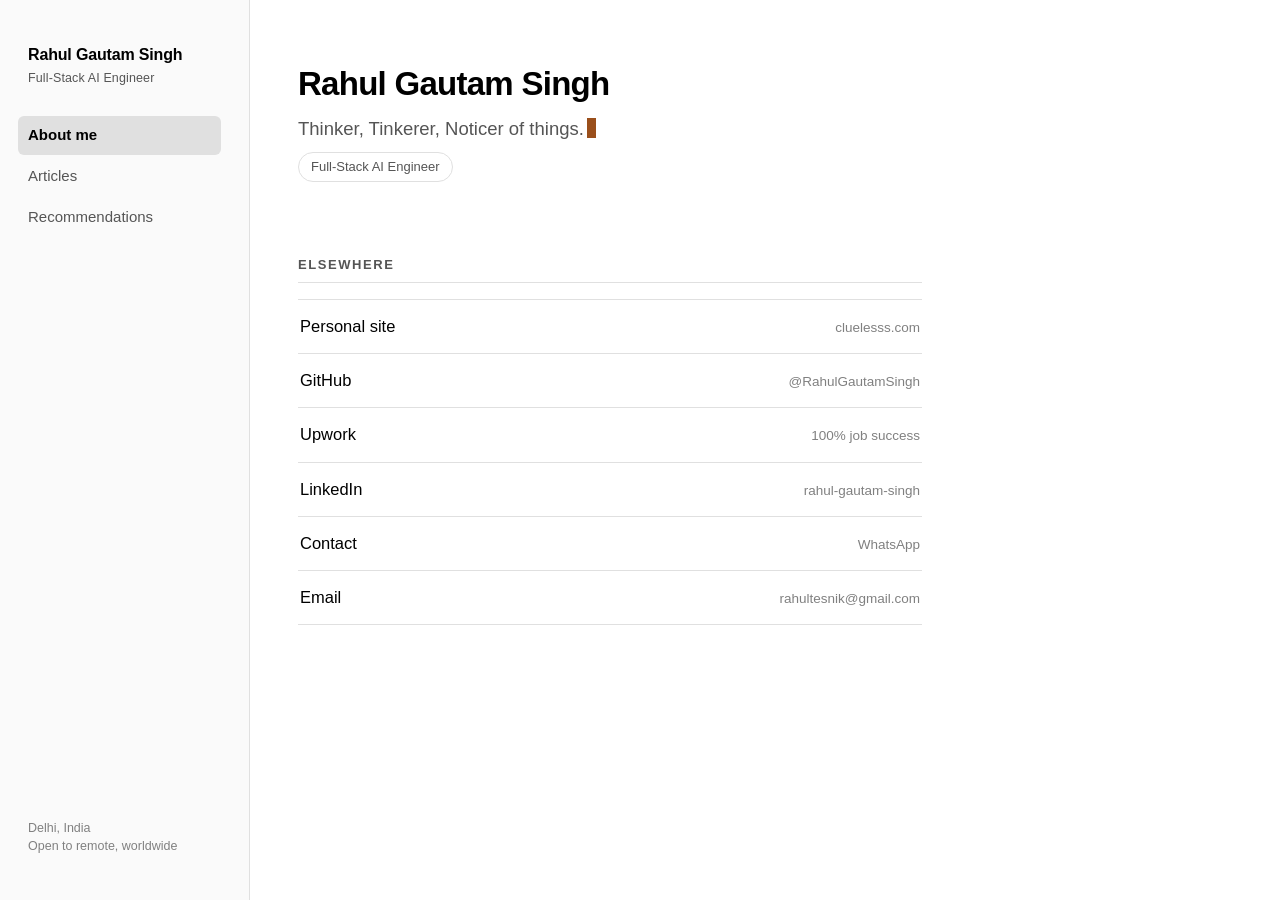
<file: index.html>
<!DOCTYPE html>
<html lang="en">
<head>
<meta charset="utf-8">
<meta name="viewport" content="width=device-width, initial-scale=1">
<title>Rahul Gautam Singh</title>
<meta name="description" content="Rahul Gautam Singh, Full-Stack AI Engineer. Thinker, tinkerer, noticer of things.">
<link rel="stylesheet" href="style.css">
<link rel="icon" href="/favicon.svg" type="image/svg+xml">
<link rel="mask-icon" href="/favicon.svg" color="#9a4f1b">
</head>
<body>
<div class="layout">

  <aside class="sidebar">
    <div class="brand">
      <a href="index.html">Rahul Gautam Singh</a>
      <small>Full-Stack AI Engineer</small>
    </div>
    <nav>
      <ul>
        <li><a href="index.html" aria-current="page">About me</a></li>
        <li><a href="articles.html">Articles</a></li>
        <li><a href="recommendations.html">Recommendations</a></li>
      </ul>
    </nav>
    <footer>Delhi, India<br>Open to remote, worldwide</footer>
  </aside>

  <main>
    <div class="wrap">
      <h1>Rahul Gautam Singh</h1>
      <p class="lede">Thinker, Tinkerer, Noticer of things.<span class="cursor" aria-hidden="true"></span></p>
      <p class="role">Full-Stack AI Engineer</p>

      <h2>Elsewhere</h2>
      <ul class="links">
        <li>
          <a href="https://www.cluelesss.com/">
            <span class="what">Personal site</span>
            <span class="where">cluelesss.com</span>
          </a>
        </li>
        <li>
          <a href="https://github.com/RahulGautamSingh">
            <span class="what">GitHub</span>
            <span class="where">@RahulGautamSingh</span>
          </a>
        </li>
        <li>
          <a href="https://www.upwork.com/freelancers/rahuls406">
            <span class="what">Upwork</span>
            <span class="where">100% job success</span>
          </a>
        </li>
        <li>
          <a href="https://www.linkedin.com/in/rahul-gautam-singh-032574196/">
            <span class="what">LinkedIn</span>
            <span class="where">rahul-gautam-singh</span>
          </a>
        </li>
        <li>
          <a href="https://wa.me/917740966996">
            <span class="what">Contact</span>
            <span class="where">WhatsApp</span>
          </a>
        </li>
        <li>
          <a href="mailto:rahultesnik@gmail.com">
            <span class="what">Email</span>
            <span class="where">rahultesnik@gmail.com</span>
          </a>
        </li>
      </ul>
    </div>
  </main>

</div>
</body>
</html>
</file>
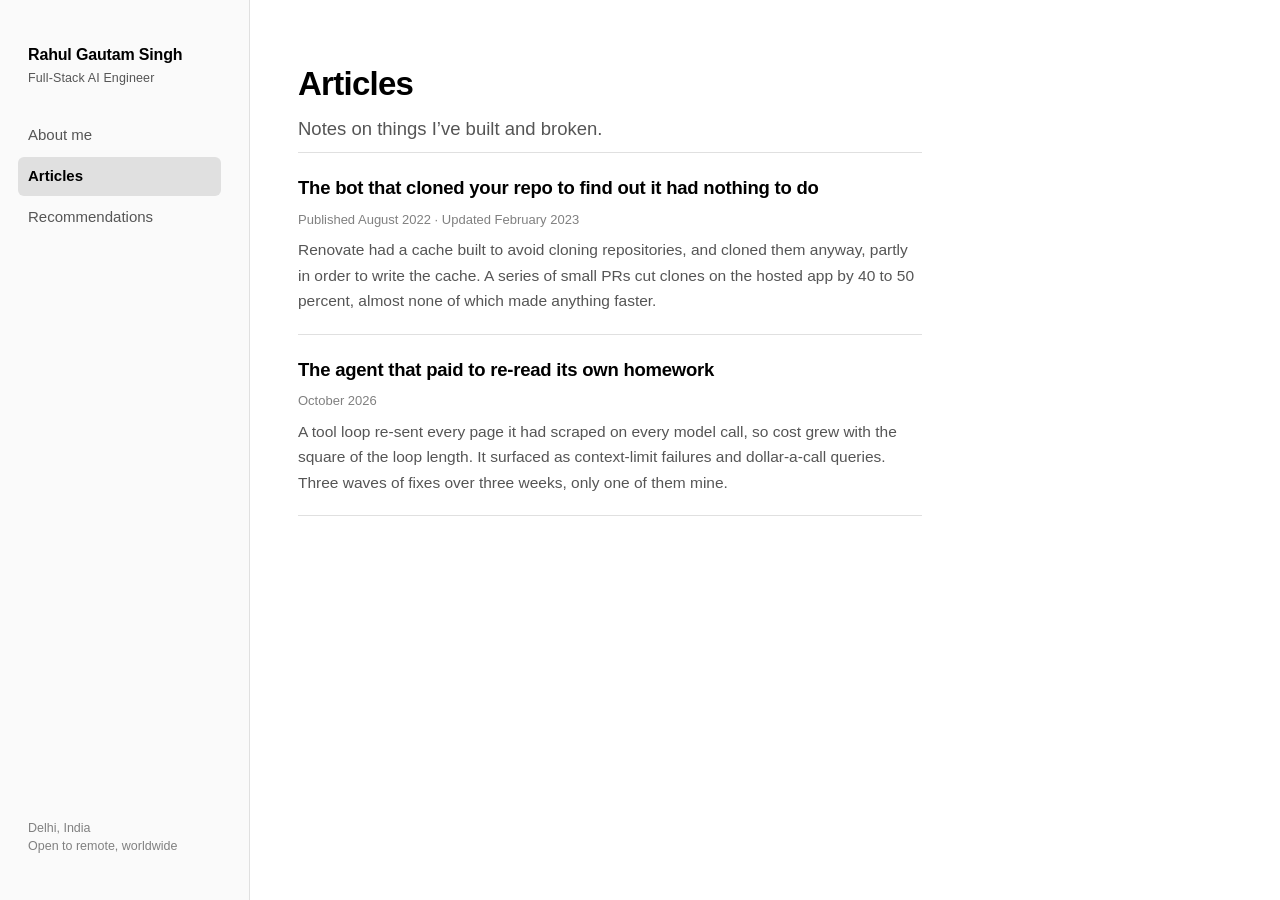
<file: articles.html>
<!DOCTYPE html>
<html lang="en">
<head>
<meta charset="utf-8">
<meta name="viewport" content="width=device-width, initial-scale=1">
<title>Articles | Rahul Gautam Singh</title>
<meta name="description" content="Engineering writing by Rahul Gautam Singh.">
<link rel="stylesheet" href="style.css">
<link rel="icon" href="/favicon.svg" type="image/svg+xml">
<link rel="mask-icon" href="/favicon.svg" color="#9a4f1b">
</head>
<body>
<div class="layout">

  <aside class="sidebar">
    <div class="brand">
      <a href="index.html">Rahul Gautam Singh</a>
      <small>Full-Stack AI Engineer</small>
    </div>
    <nav>
      <ul>
        <li><a href="index.html">About me</a></li>
        <li><a href="articles.html" aria-current="page">Articles</a></li>
        <li><a href="recommendations.html">Recommendations</a></li>
      </ul>
    </nav>
    <footer>Delhi, India<br>Open to remote, worldwide</footer>
  </aside>

  <main>
    <div class="wrap">
      <h1>Articles</h1>
      <p class="lede">Notes on things I&rsquo;ve built and broken.</p>

      <ul class="post-list">
        <li>
          <h3><a href="articles/renovate-clone-reduction.html">The bot that cloned your repo to find out it had nothing to do</a></h3>
          <div class="meta">Published August 2022 &middot; Updated February 2023</div>
          <p>Renovate had a cache built to avoid cloning repositories, and cloned them anyway,
          partly in order to write the cache. A series of small PRs cut clones on the hosted app
          by 40 to 50 percent, almost none of which made anything faster.</p>
        </li>
        <li>
          <h3><a href="articles/llm-inference-cost.html">The agent that paid to re-read its own homework</a></h3>
          <div class="meta">October 2026</div>
          <p>A tool loop re-sent every page it had scraped on every model call, so cost grew with the
          square of the loop length. It surfaced as context-limit failures and dollar-a-call queries.
          Three waves of fixes over three weeks, only one of them mine.</p>
        </li>
      </ul>
    </div>
  </main>

</div>
</body>
</html>
</file>
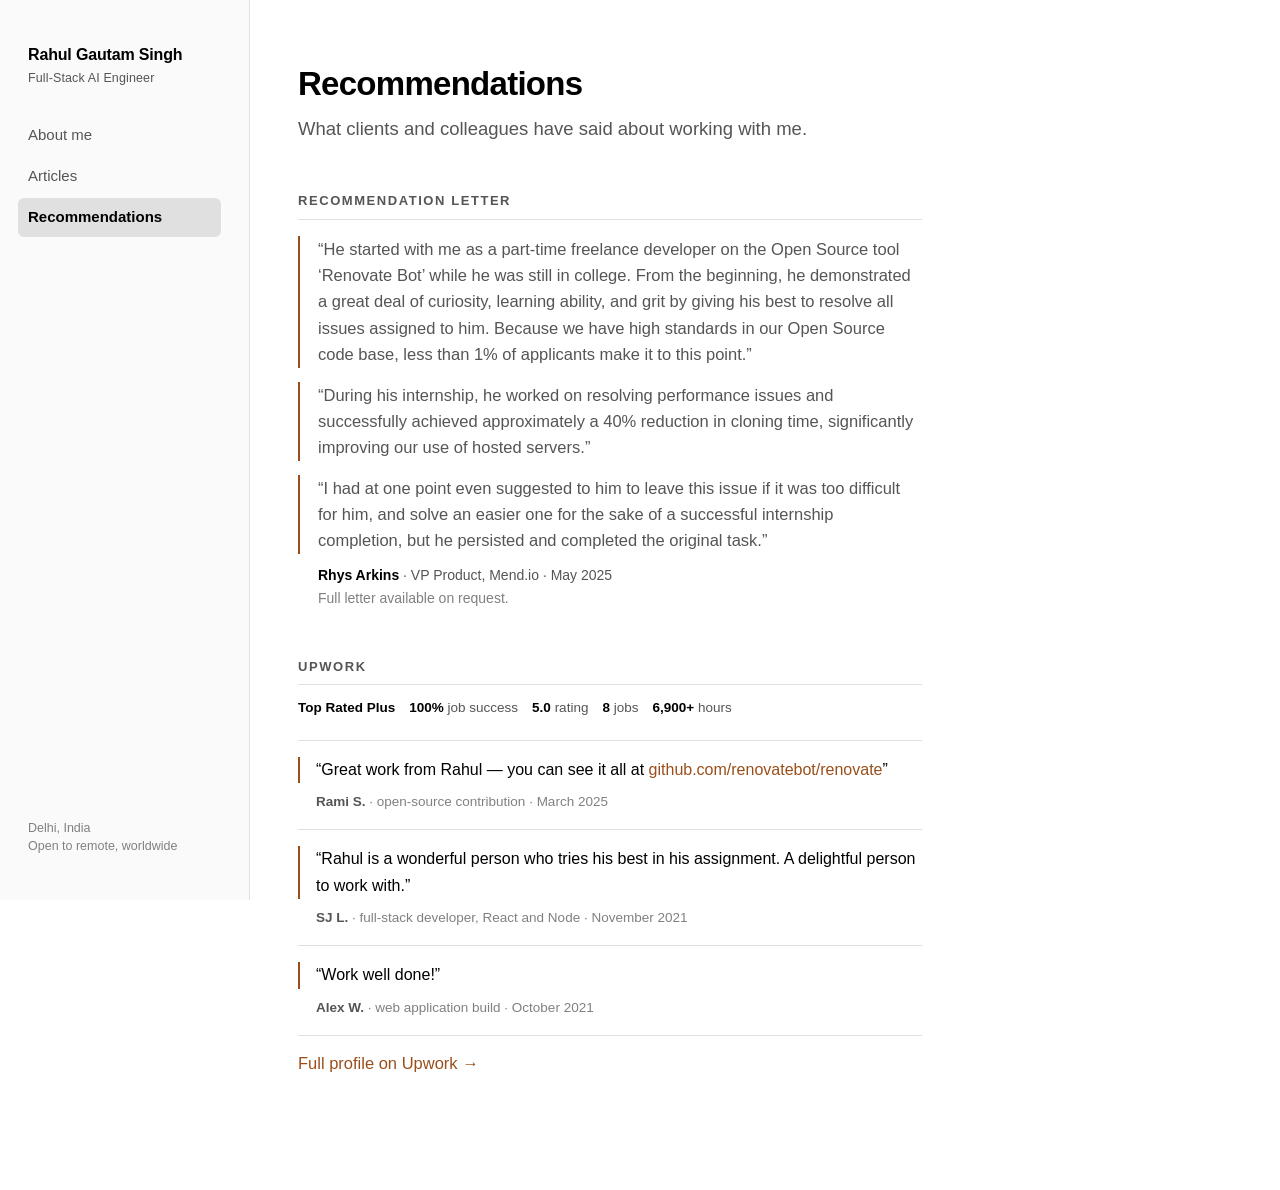
<file: recommendations.html>
<!DOCTYPE html>
<html lang="en">
<head>
<meta charset="utf-8">
<meta name="viewport" content="width=device-width, initial-scale=1">
<title>Recommendations | Rahul Gautam Singh</title>
<meta name="description" content="Client feedback and recommendations for Rahul Gautam Singh, Full-Stack AI Engineer.">
<link rel="stylesheet" href="style.css">
<link rel="icon" href="/favicon.svg" type="image/svg+xml">
<link rel="mask-icon" href="/favicon.svg" color="#9a4f1b">
</head>
<body>
<div class="layout">

  <aside class="sidebar">
    <div class="brand">
      <a href="index.html">Rahul Gautam Singh</a>
      <small>Full-Stack AI Engineer</small>
    </div>
    <nav>
      <ul>
        <li><a href="index.html">About me</a></li>
        <li><a href="articles.html">Articles</a></li>
        <li><a href="recommendations.html" aria-current="page">Recommendations</a></li>
      </ul>
    </nav>
    <footer>Delhi, India<br>Open to remote, worldwide</footer>
  </aside>

  <main>
    <div class="wrap">
      <h1>Recommendations</h1>
      <p class="lede">What clients and colleagues have said about working with me.</p>

      <h2>Recommendation letter</h2>
      <div class="letter">
        <blockquote>&ldquo;He started with me as a part-time freelance developer on the Open Source
          tool &lsquo;Renovate Bot&rsquo; while he was still in college. From the beginning, he
          demonstrated a great deal of curiosity, learning ability, and grit by giving his best to
          resolve all issues assigned to him. Because we have high standards in our Open Source code
          base, less than 1% of applicants make it to this point.&rdquo;</blockquote>
        <blockquote>&ldquo;During his internship, he worked on resolving performance issues and
          successfully achieved approximately a 40% reduction in cloning time, significantly improving
          our use of hosted servers.&rdquo;</blockquote>
        <blockquote>&ldquo;I had at one point even suggested to him to leave this issue if it was too
          difficult for him, and solve an easier one for the sake of a successful internship
          completion, but he persisted and completed the original task.&rdquo;</blockquote>
        <div class="who">
          <b>Rhys Arkins</b> &middot; VP Product, Mend.io &middot; May 2025<br>
          <span>Full letter available on request.</span>
        </div>
      </div>

      <h2>Upwork</h2>
      <div class="proof">
        <span><b>Top Rated Plus</b></span>
        <span><b>100%</b> job success</span>
        <span><b>5.0</b> rating</span>
        <span><b>8</b> jobs</span>
        <span><b>6,900+</b> hours</span>
      </div>
      <ul class="quotes">
        <li>
          <blockquote>&ldquo;Great work from Rahul &mdash; you can see it all at
            <a href="https://github.com/renovatebot/renovate">github.com/renovatebot/renovate</a>&rdquo;</blockquote>
          <div class="who"><b>Rami S.</b> &middot; open-source contribution &middot; March 2025</div>
        </li>
        <li>
          <blockquote>&ldquo;Rahul is a wonderful person who tries his best in his assignment.
            A delightful person to work with.&rdquo;</blockquote>
          <div class="who"><b>SJ L.</b> &middot; full-stack developer, React and Node &middot; November 2021</div>
        </li>
        <li>
          <blockquote>&ldquo;Work well done!&rdquo;</blockquote>
          <div class="who"><b>Alex W.</b> &middot; web application build &middot; October 2021</div>
        </li>
      </ul>
      <p class="meta" style="margin-top:14px">
        <a href="https://www.upwork.com/freelancers/rahuls406">Full profile on Upwork &rarr;</a>
      </p>
    </div>
  </main>

</div>
</body>
</html>
</file>
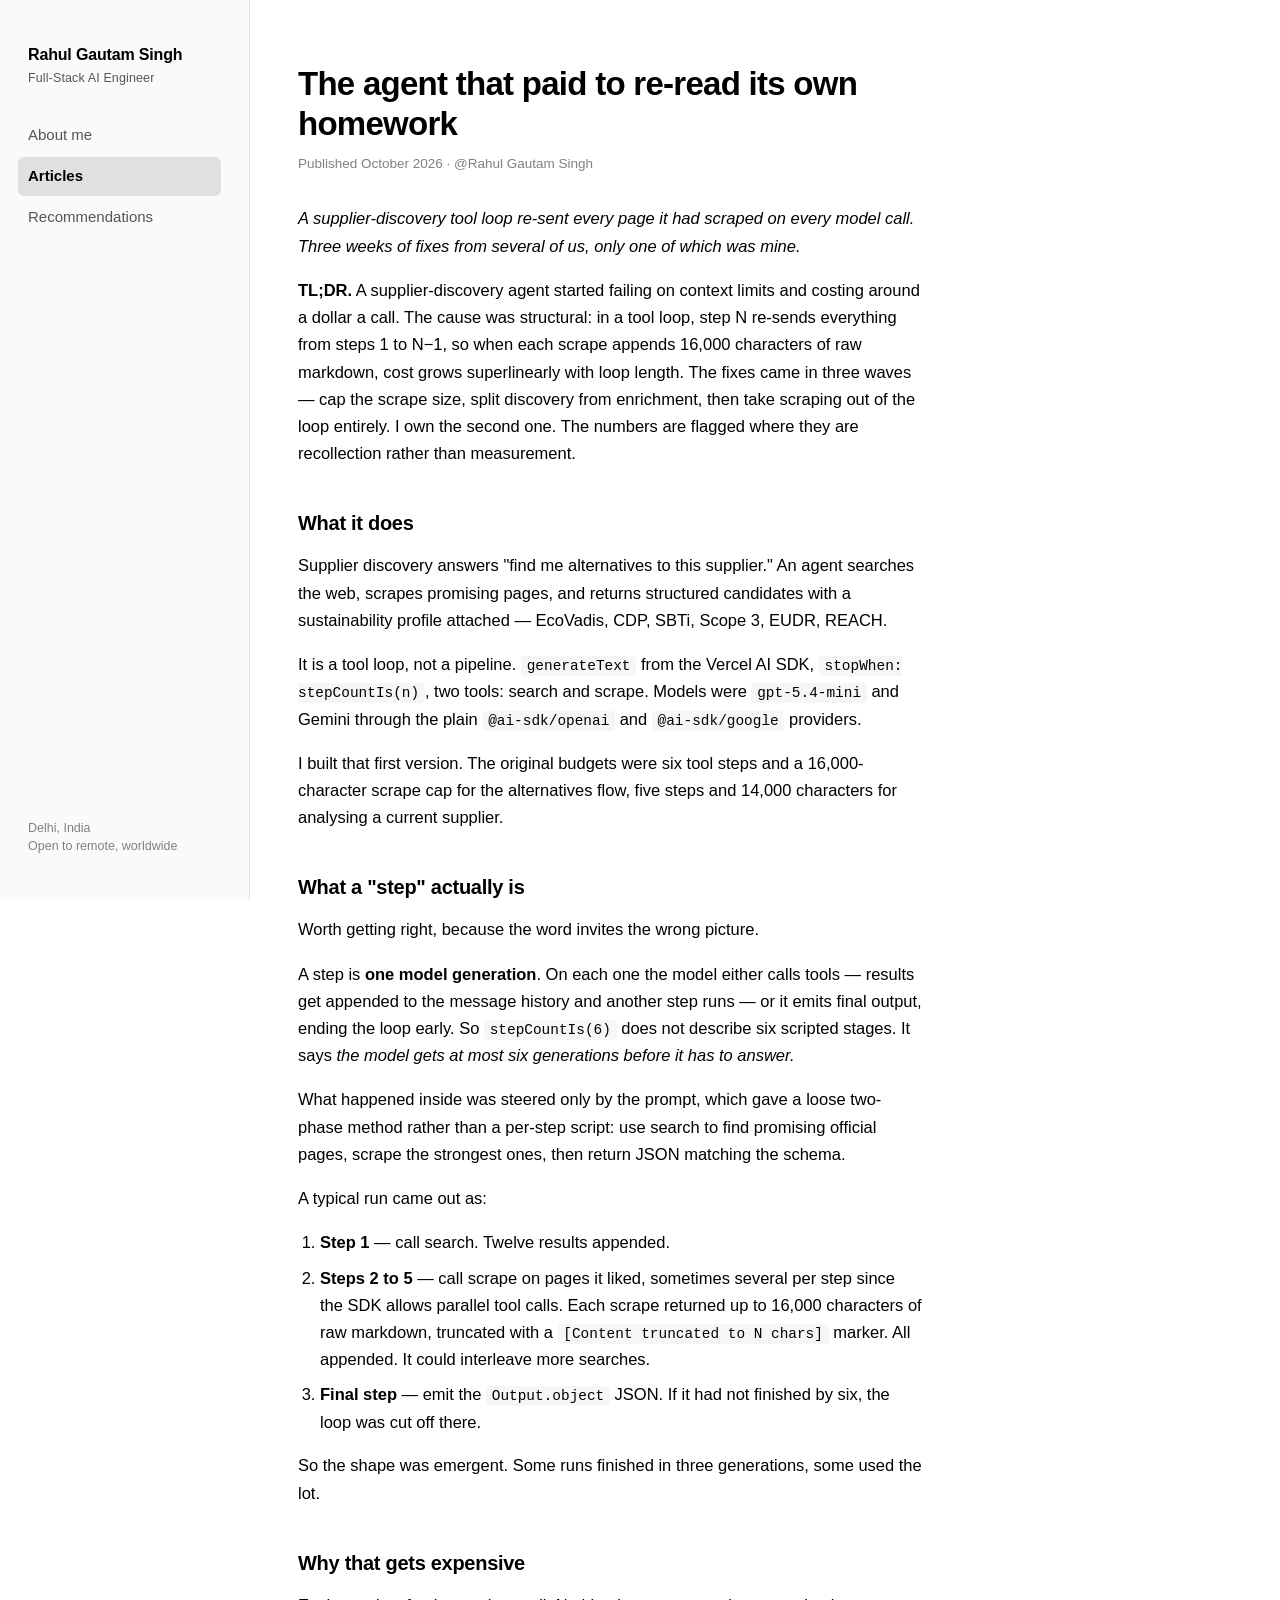
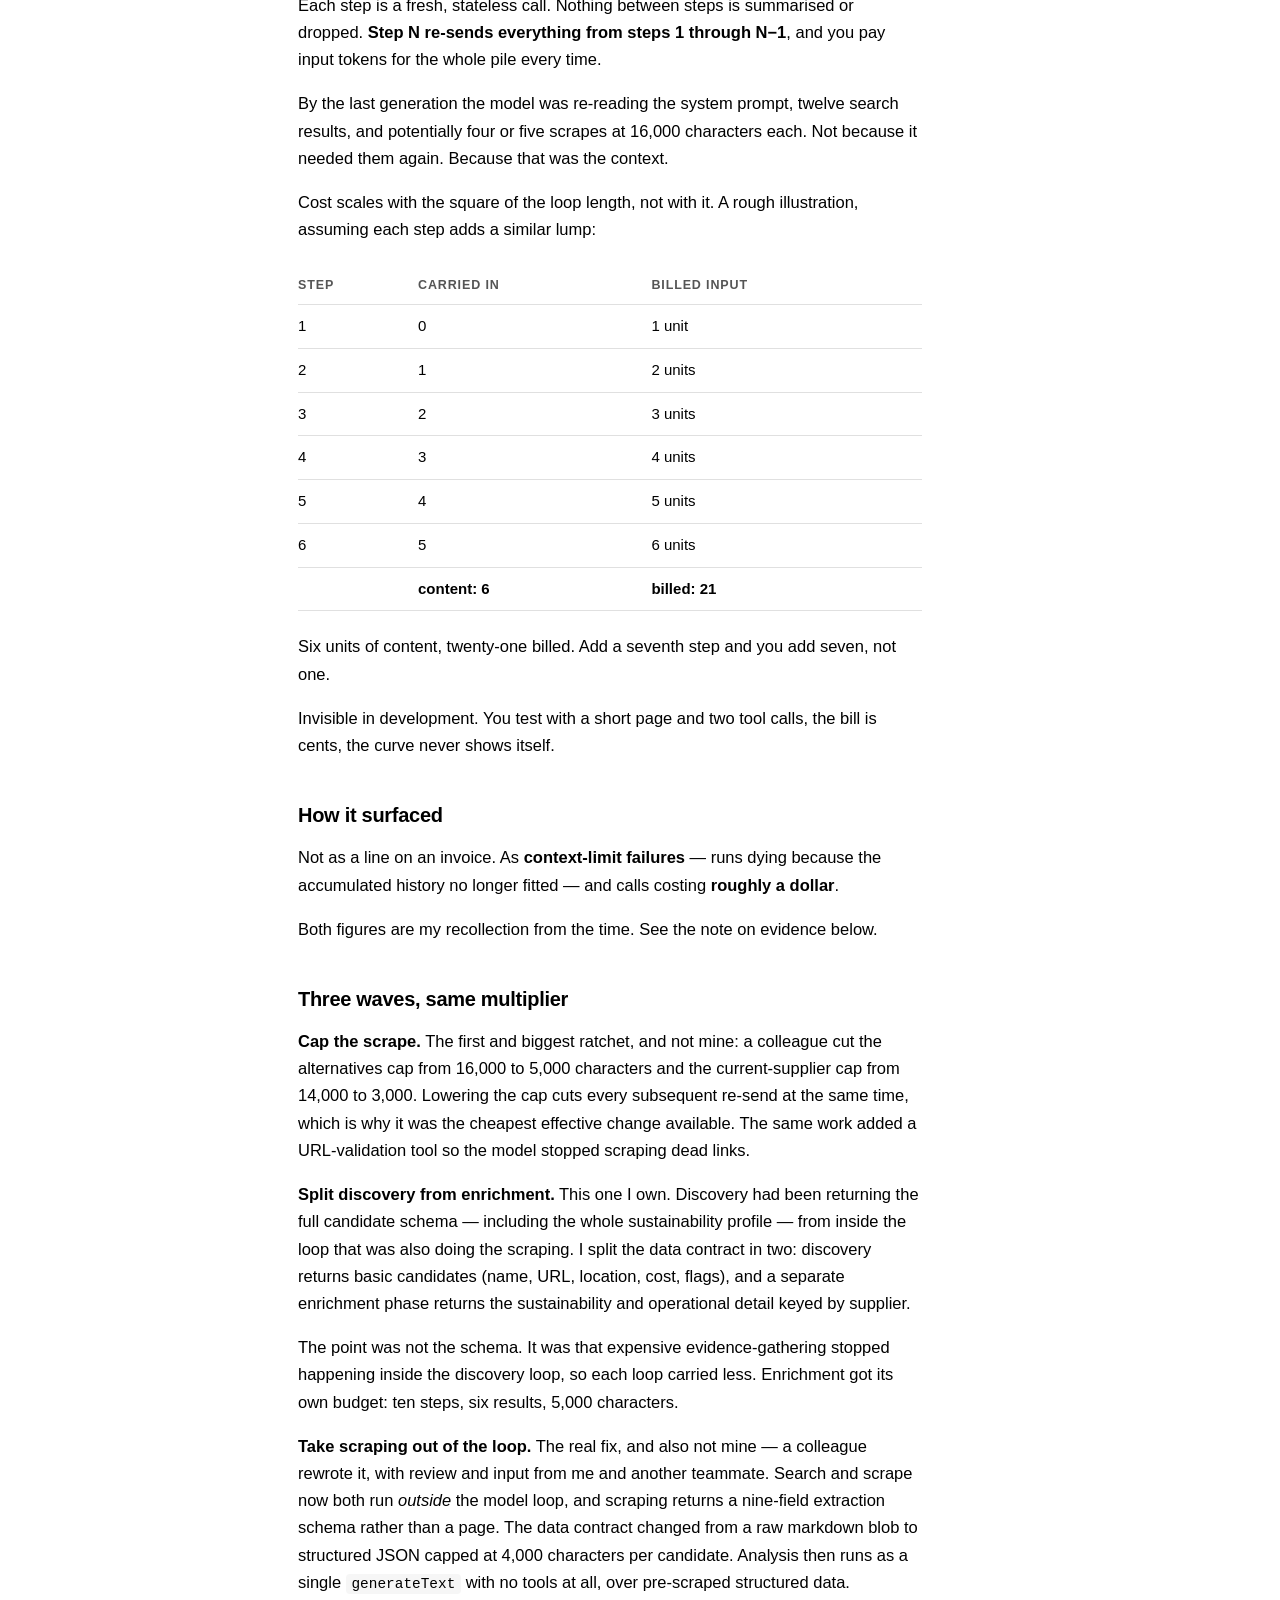
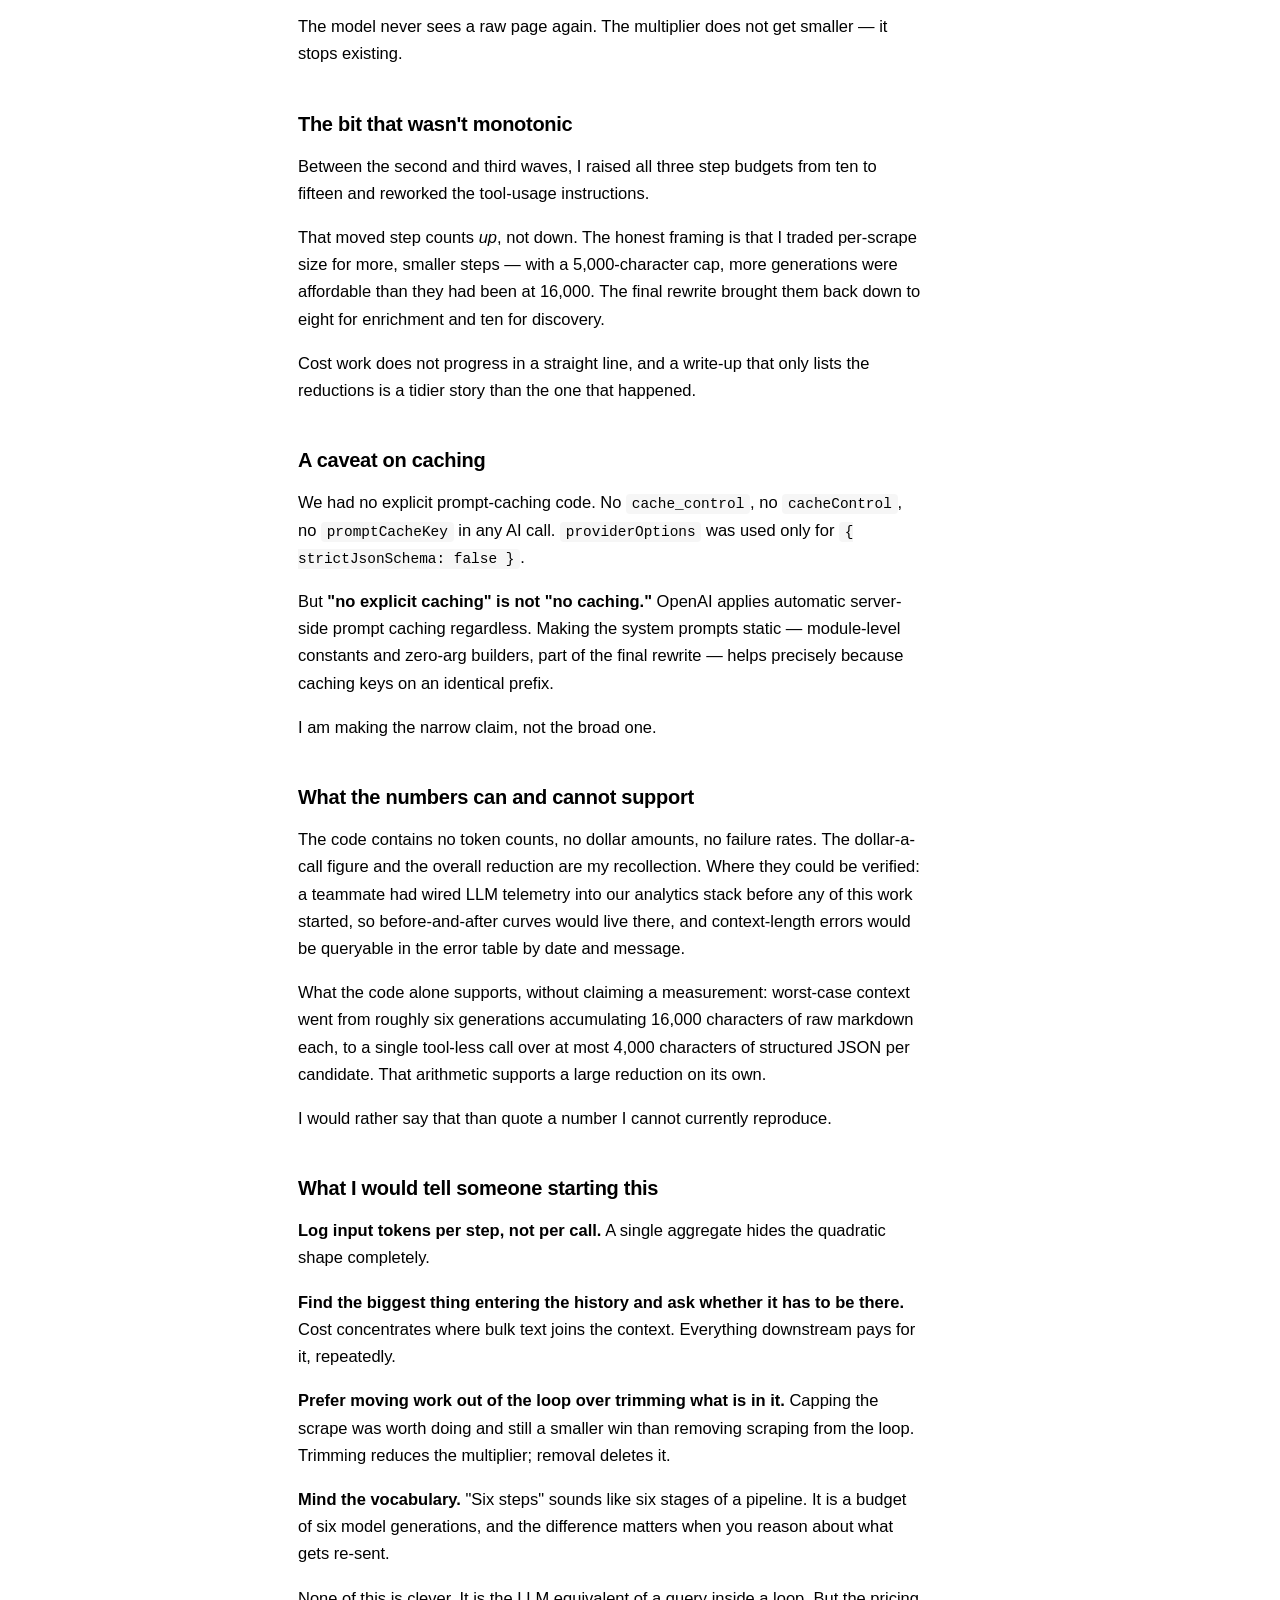
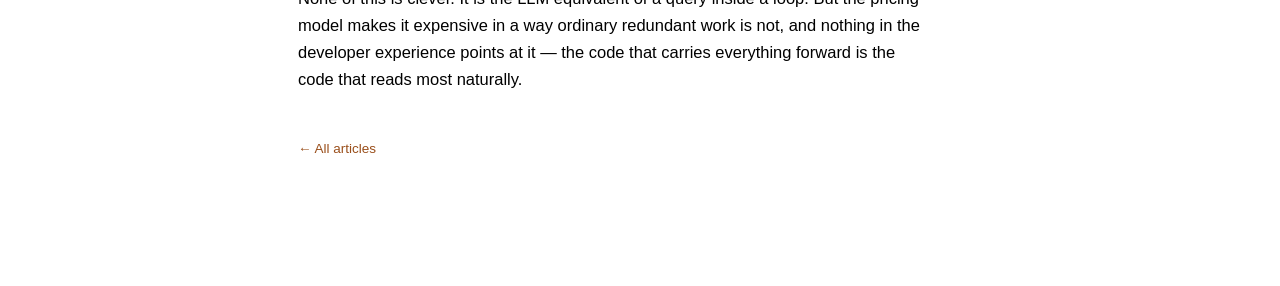
<file: articles/llm-inference-cost.html>
<!DOCTYPE html>
<html lang="en">
<head>
<meta charset="utf-8">
<meta name="viewport" content="width=device-width, initial-scale=1">
<title>The agent that paid to re-read its own homework | Rahul Gautam Singh</title>
<meta name="description" content="A supplier-discovery tool loop re-sent every page it had scraped on every model call. Three weeks of fixes from several of us, only one of which was mine.">
<link rel="stylesheet" href="../style.css">
<link rel="icon" href="/favicon.svg" type="image/svg+xml">
<link rel="mask-icon" href="/favicon.svg" color="#9a4f1b">
</head>
<body>
<div class="layout">

  <aside class="sidebar">
    <div class="brand">
      <a href="../index.html">Rahul Gautam Singh</a>
      <small>Full-Stack AI Engineer</small>
    </div>
    <nav>
      <ul>
        <li><a href="../index.html">About me</a></li>
        <li><a href="../articles.html" aria-current="page">Articles</a></li>
        <li><a href="../recommendations.html">Recommendations</a></li>
      </ul>
    </nav>
    <footer>Delhi, India<br>Open to remote, worldwide</footer>
  </aside>

  <main>
    <article>
      <h1>The agent that paid to re-read its own homework</h1>

      <p class="meta">Published October 2026 · @Rahul Gautam Singh</p>

      <p><em>A supplier-discovery tool loop re-sent every page it had scraped on every model call. Three weeks of fixes from several of us, only one of which was mine.</em></p>

      <p><strong>TL;DR.</strong> A supplier-discovery agent started failing on context limits and costing around a dollar a call. The cause was structural: in a tool loop, step N re-sends everything from steps 1 to N−1, so when each scrape appends 16,000 characters of raw markdown, cost grows superlinearly with loop length. The fixes came in three waves — cap the scrape size, split discovery from enrichment, then take scraping out of the loop entirely. I own the second one. The numbers are flagged where they are recollection rather than measurement.</p>

      <h2>What it does</h2>

      <p>Supplier discovery answers &quot;find me alternatives to this supplier.&quot; An agent searches the web, scrapes promising pages, and returns structured candidates with a sustainability profile attached — EcoVadis, CDP, SBTi, Scope 3, EUDR, REACH.</p>

      <p>It is a tool loop, not a pipeline. <code>generateText</code> from the Vercel AI SDK, <code>stopWhen: stepCountIs(n)</code>, two tools: search and scrape. Models were <code>gpt-5.4-mini</code> and Gemini through the plain <code>@ai-sdk/openai</code> and <code>@ai-sdk/google</code> providers.</p>

      <p>I built that first version. The original budgets were six tool steps and a 16,000-character scrape cap for the alternatives flow, five steps and 14,000 characters for analysing a current supplier.</p>

      <h2>What a &quot;step&quot; actually is</h2>

      <p>Worth getting right, because the word invites the wrong picture.</p>

      <p>A step is <strong>one model generation</strong>. On each one the model either calls tools — results get appended to the message history and another step runs — or it emits final output, ending the loop early. So <code>stepCountIs(6)</code> does not describe six scripted stages. It says <em>the model gets at most six generations before it has to answer.</em></p>

      <p>What happened inside was steered only by the prompt, which gave a loose two-phase method rather than a per-step script: use search to find promising official pages, scrape the strongest ones, then return JSON matching the schema.</p>

      <p>A typical run came out as:</p>

      <ol>
        <li><strong>Step 1</strong> — call search. Twelve results appended.</li>
        <li><strong>Steps 2 to 5</strong> — call scrape on pages it liked, sometimes several per step since the SDK allows parallel tool calls. Each scrape returned up to 16,000 characters of raw markdown, truncated with a <code>[Content truncated to N chars]</code> marker. All appended. It could interleave more searches.</li>
        <li><strong>Final step</strong> — emit the <code>Output.object</code> JSON. If it had not finished by six, the loop was cut off there.</li>
      </ol>

      <p>So the shape was emergent. Some runs finished in three generations, some used the lot.</p>

      <h2>Why that gets expensive</h2>

      <p>Each step is a fresh, stateless call. Nothing between steps is summarised or dropped. <strong>Step N re-sends everything from steps 1 through N−1</strong>, and you pay input tokens for the whole pile every time.</p>

      <p>By the last generation the model was re-reading the system prompt, twelve search results, and potentially four or five scrapes at 16,000 characters each. Not because it needed them again. Because that was the context.</p>

      <p>Cost scales with the square of the loop length, not with it. A rough illustration, assuming each step adds a similar lump:</p>

      <table>
        <thead><tr><th>Step</th><th>Carried in</th><th>Billed input</th></tr></thead>
        <tbody><tr><td>1</td><td>0</td><td>1 unit</td></tr><tr><td>2</td><td>1</td><td>2 units</td></tr><tr><td>3</td><td>2</td><td>3 units</td></tr><tr><td>4</td><td>3</td><td>4 units</td></tr><tr><td>5</td><td>4</td><td>5 units</td></tr><tr><td>6</td><td>5</td><td>6 units</td></tr><tr><td></td><td><strong>content: 6</strong></td><td><strong>billed: 21</strong></td></tr></tbody>
      </table>

      <p>Six units of content, twenty-one billed. Add a seventh step and you add seven, not one.</p>

      <p>Invisible in development. You test with a short page and two tool calls, the bill is cents, the curve never shows itself.</p>

      <h2>How it surfaced</h2>

      <p>Not as a line on an invoice. As <strong>context-limit failures</strong> — runs dying because the accumulated history no longer fitted — and calls costing <strong>roughly a dollar</strong>.</p>

      <p>Both figures are my recollection from the time. See the note on evidence below.</p>

      <h2>Three waves, same multiplier</h2>

      <p><strong>Cap the scrape.</strong> The first and biggest ratchet, and not mine: a colleague cut the alternatives cap from 16,000 to 5,000 characters and the current-supplier cap from 14,000 to 3,000. Lowering the cap cuts every subsequent re-send at the same time, which is why it was the cheapest effective change available. The same work added a URL-validation tool so the model stopped scraping dead links.</p>

      <p><strong>Split discovery from enrichment.</strong> This one I own. Discovery had been returning the full candidate schema — including the whole sustainability profile — from inside the loop that was also doing the scraping. I split the data contract in two: discovery returns basic candidates (name, URL, location, cost, flags), and a separate enrichment phase returns the sustainability and operational detail keyed by supplier.</p>

      <p>The point was not the schema. It was that expensive evidence-gathering stopped happening inside the discovery loop, so each loop carried less. Enrichment got its own budget: ten steps, six results, 5,000 characters.</p>

      <p><strong>Take scraping out of the loop.</strong> The real fix, and also not mine — a colleague rewrote it, with review and input from me and another teammate. Search and scrape now both run <em>outside</em> the model loop, and scraping returns a nine-field extraction schema rather than a page. The data contract changed from a raw markdown blob to structured JSON capped at 4,000 characters per candidate. Analysis then runs as a single <code>generateText</code> with no tools at all, over pre-scraped structured data.</p>

      <p>The model never sees a raw page again. The multiplier does not get smaller — it stops existing.</p>

      <h2>The bit that wasn&#x27;t monotonic</h2>

      <p>Between the second and third waves, I raised all three step budgets from ten to fifteen and reworked the tool-usage instructions.</p>

      <p>That moved step counts <em>up</em>, not down. The honest framing is that I traded per-scrape size for more, smaller steps — with a 5,000-character cap, more generations were affordable than they had been at 16,000. The final rewrite brought them back down to eight for enrichment and ten for discovery.</p>

      <p>Cost work does not progress in a straight line, and a write-up that only lists the reductions is a tidier story than the one that happened.</p>

      <h2>A caveat on caching</h2>

      <p>We had no explicit prompt-caching code. No <code>cache_control</code>, no <code>cacheControl</code>, no <code>promptCacheKey</code> in any AI call. <code>providerOptions</code> was used only for <code>{ strictJsonSchema: false }</code>.</p>

      <p>But <strong>&quot;no explicit caching&quot; is not &quot;no caching.&quot;</strong> OpenAI applies automatic server-side prompt caching regardless. Making the system prompts static — module-level constants and zero-arg builders, part of the final rewrite — helps precisely because caching keys on an identical prefix.</p>

      <p>I am making the narrow claim, not the broad one.</p>

      <h2>What the numbers can and cannot support</h2>

      <p>The code contains no token counts, no dollar amounts, no failure rates. The dollar-a-call figure and the overall reduction are my recollection. Where they could be verified: a teammate had wired LLM telemetry into our analytics stack before any of this work started, so before-and-after curves would live there, and context-length errors would be queryable in the error table by date and message.</p>

      <p>What the code alone supports, without claiming a measurement: worst-case context went from roughly six generations accumulating 16,000 characters of raw markdown each, to a single tool-less call over at most 4,000 characters of structured JSON per candidate. That arithmetic supports a large reduction on its own.</p>

      <p>I would rather say that than quote a number I cannot currently reproduce.</p>

      <h2>What I would tell someone starting this</h2>

      <p><strong>Log input tokens per step, not per call.</strong> A single aggregate hides the quadratic shape completely.</p>

      <p><strong>Find the biggest thing entering the history and ask whether it has to be there.</strong> Cost concentrates where bulk text joins the context. Everything downstream pays for it, repeatedly.</p>

      <p><strong>Prefer moving work out of the loop over trimming what is in it.</strong> Capping the scrape was worth doing and still a smaller win than removing scraping from the loop. Trimming reduces the multiplier; removal deletes it.</p>

      <p><strong>Mind the vocabulary.</strong> &quot;Six steps&quot; sounds like six stages of a pipeline. It is a budget of six model generations, and the difference matters when you reason about what gets re-sent.</p>

      <p>None of this is clever. It is the LLM equivalent of a query inside a loop. But the pricing model makes it expensive in a way ordinary redundant work is not, and nothing in the developer experience points at it — the code that carries everything forward is the code that reads most naturally.</p>
      <p class="meta" style="margin-top:44px">
        <a href="../articles.html">&larr; All articles</a>
      </p>
    </article>
  </main>

</div>
</body>
</html>
</file>
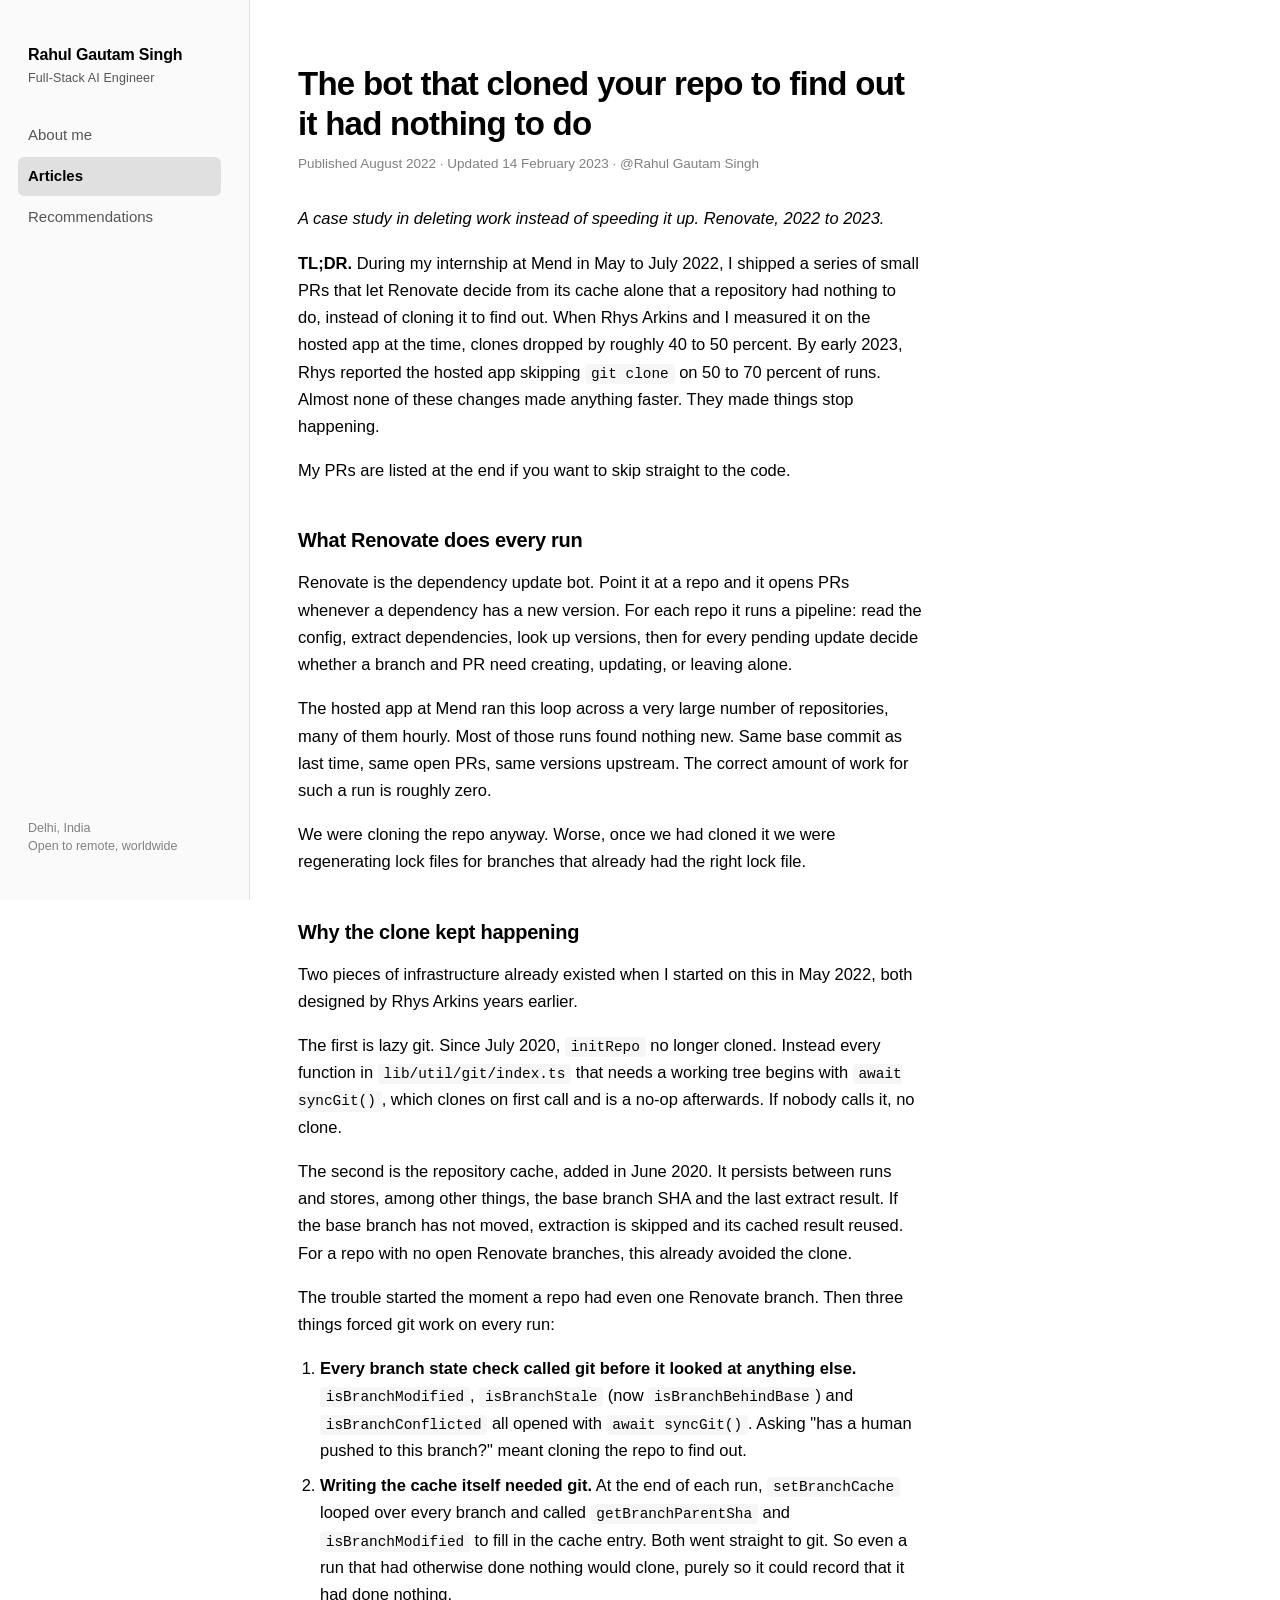
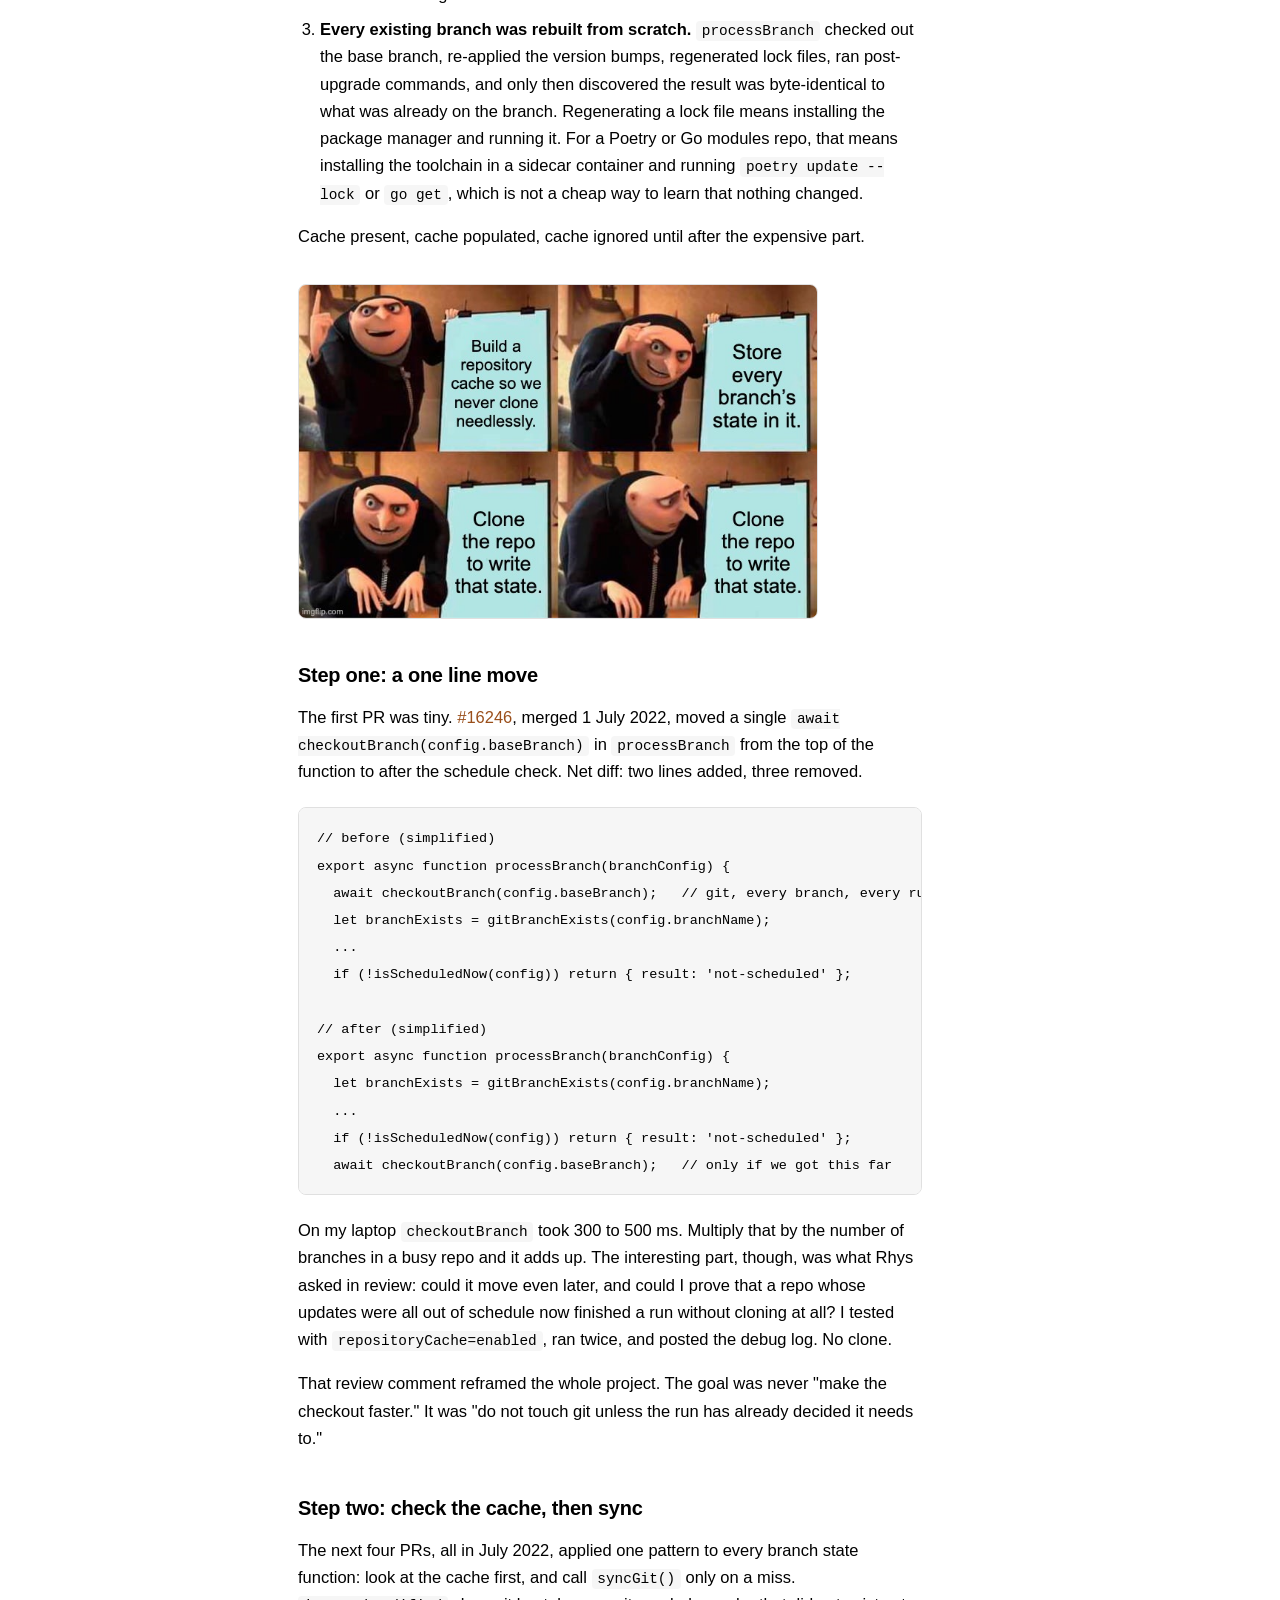
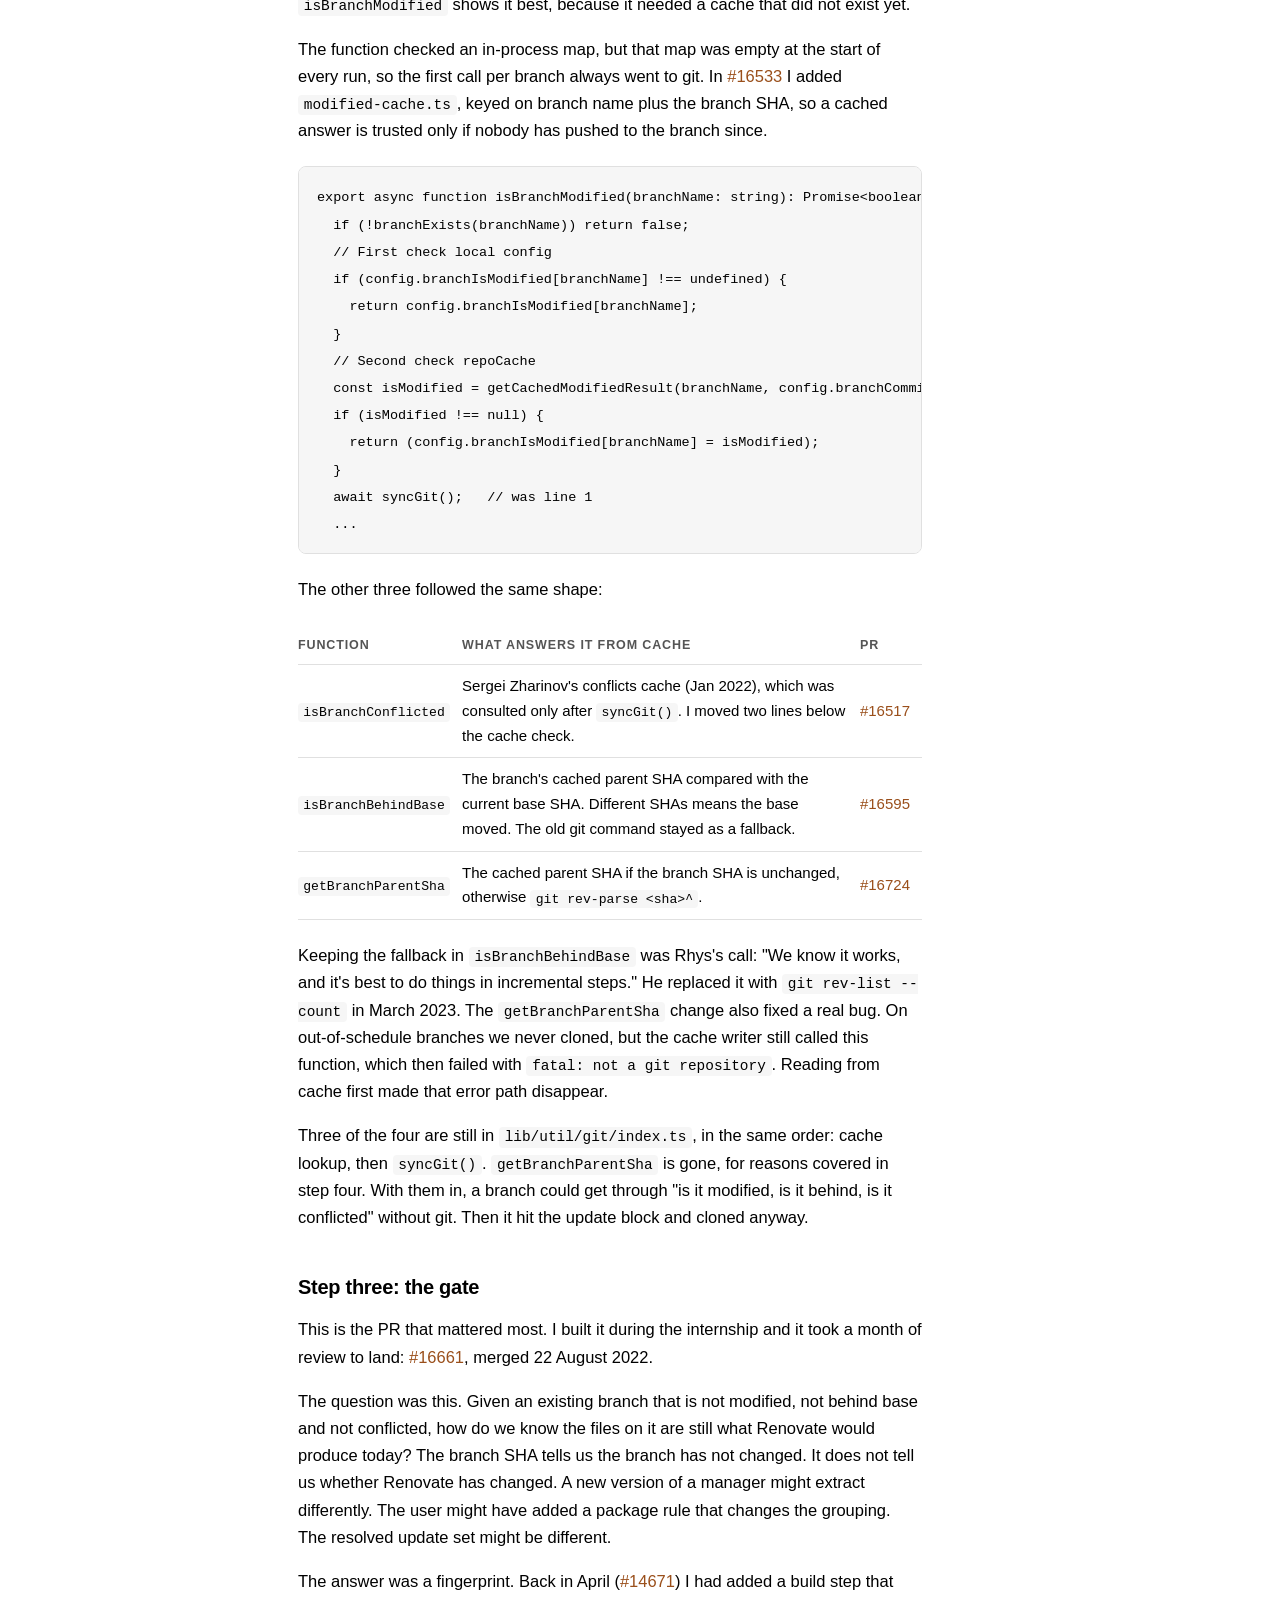
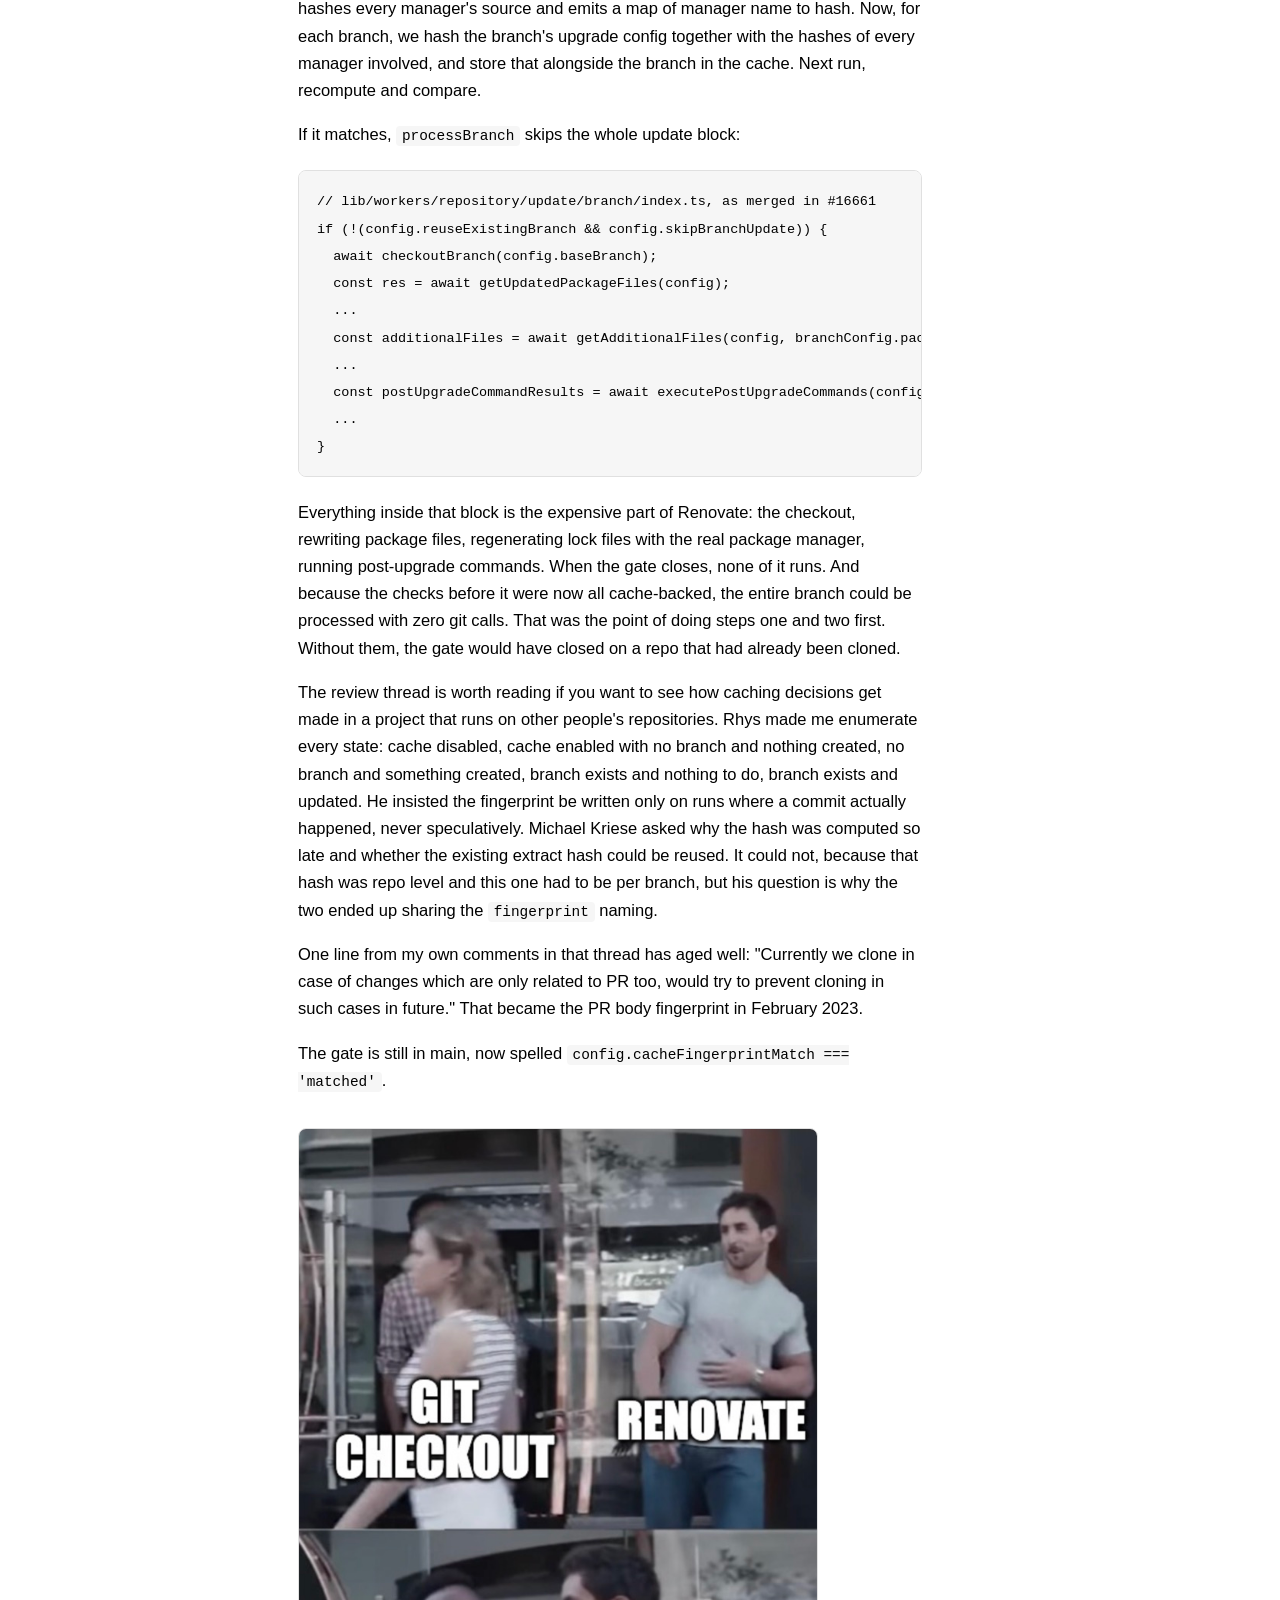
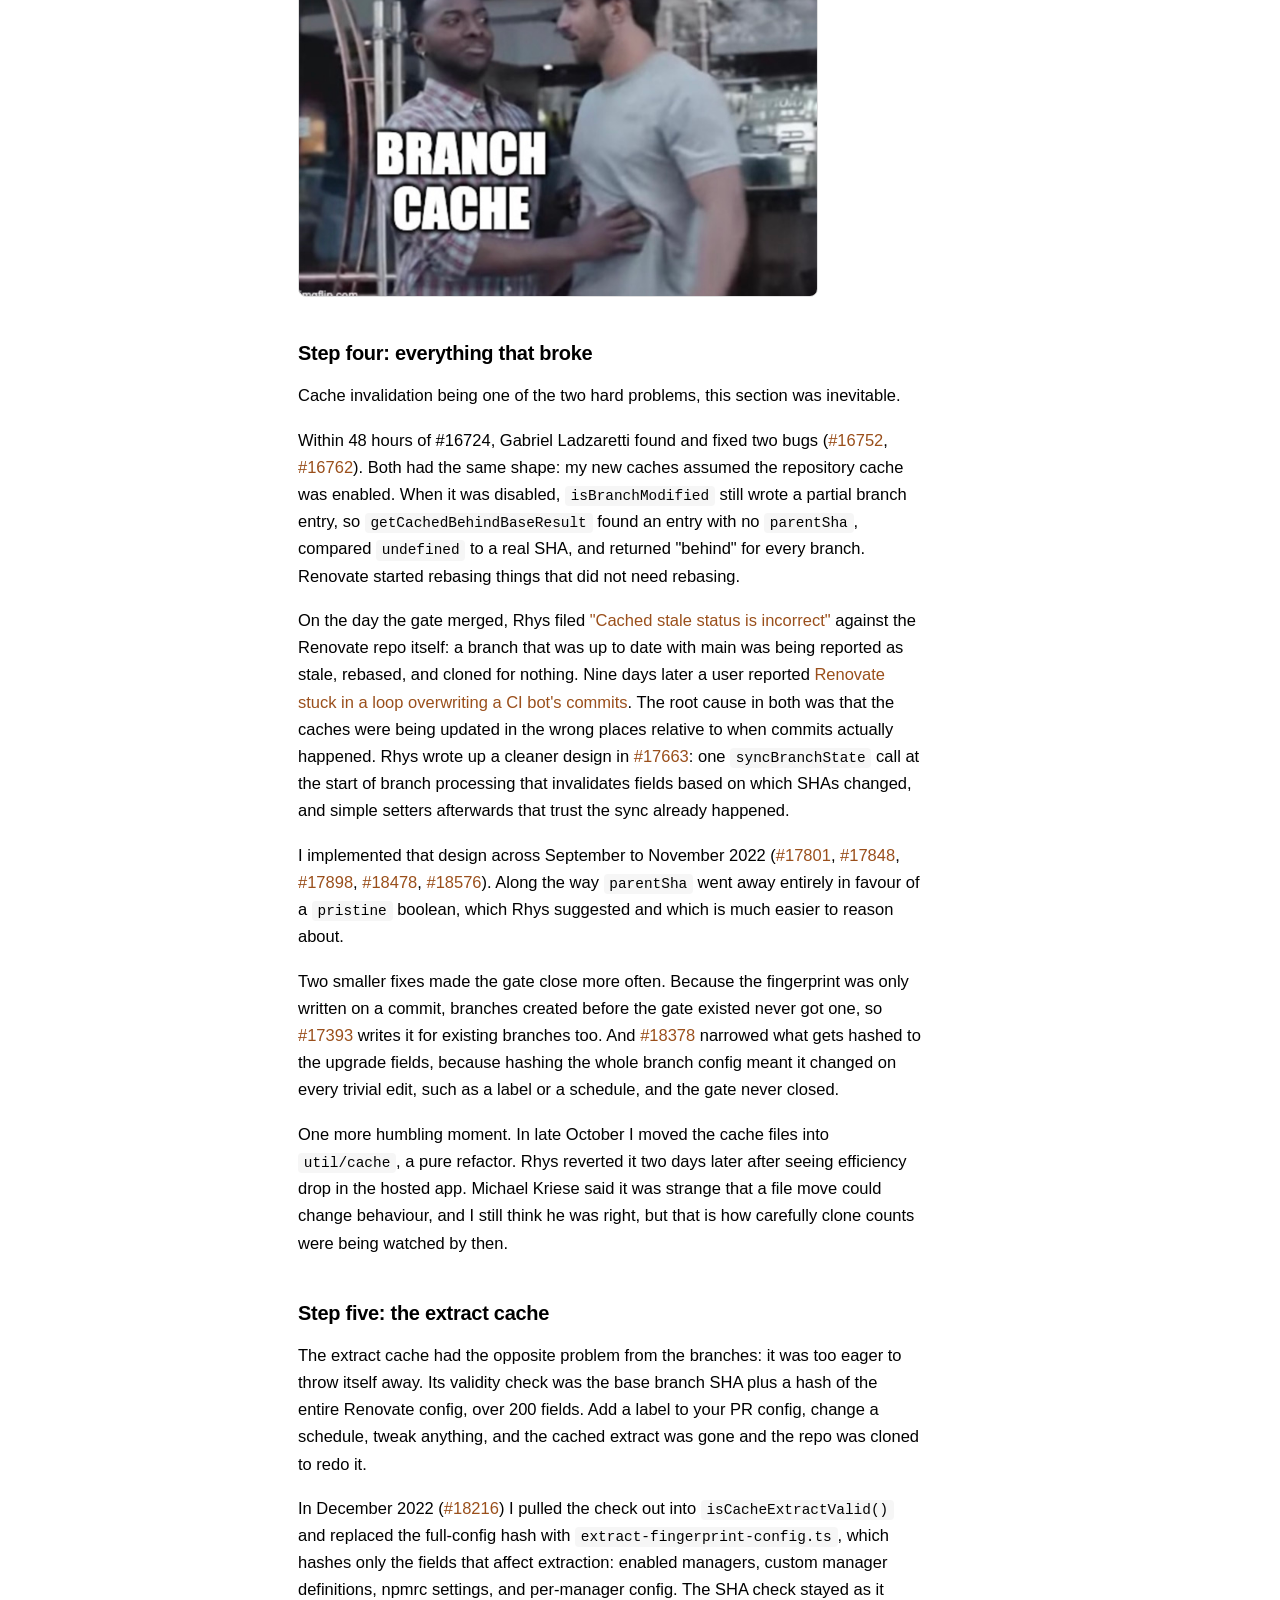
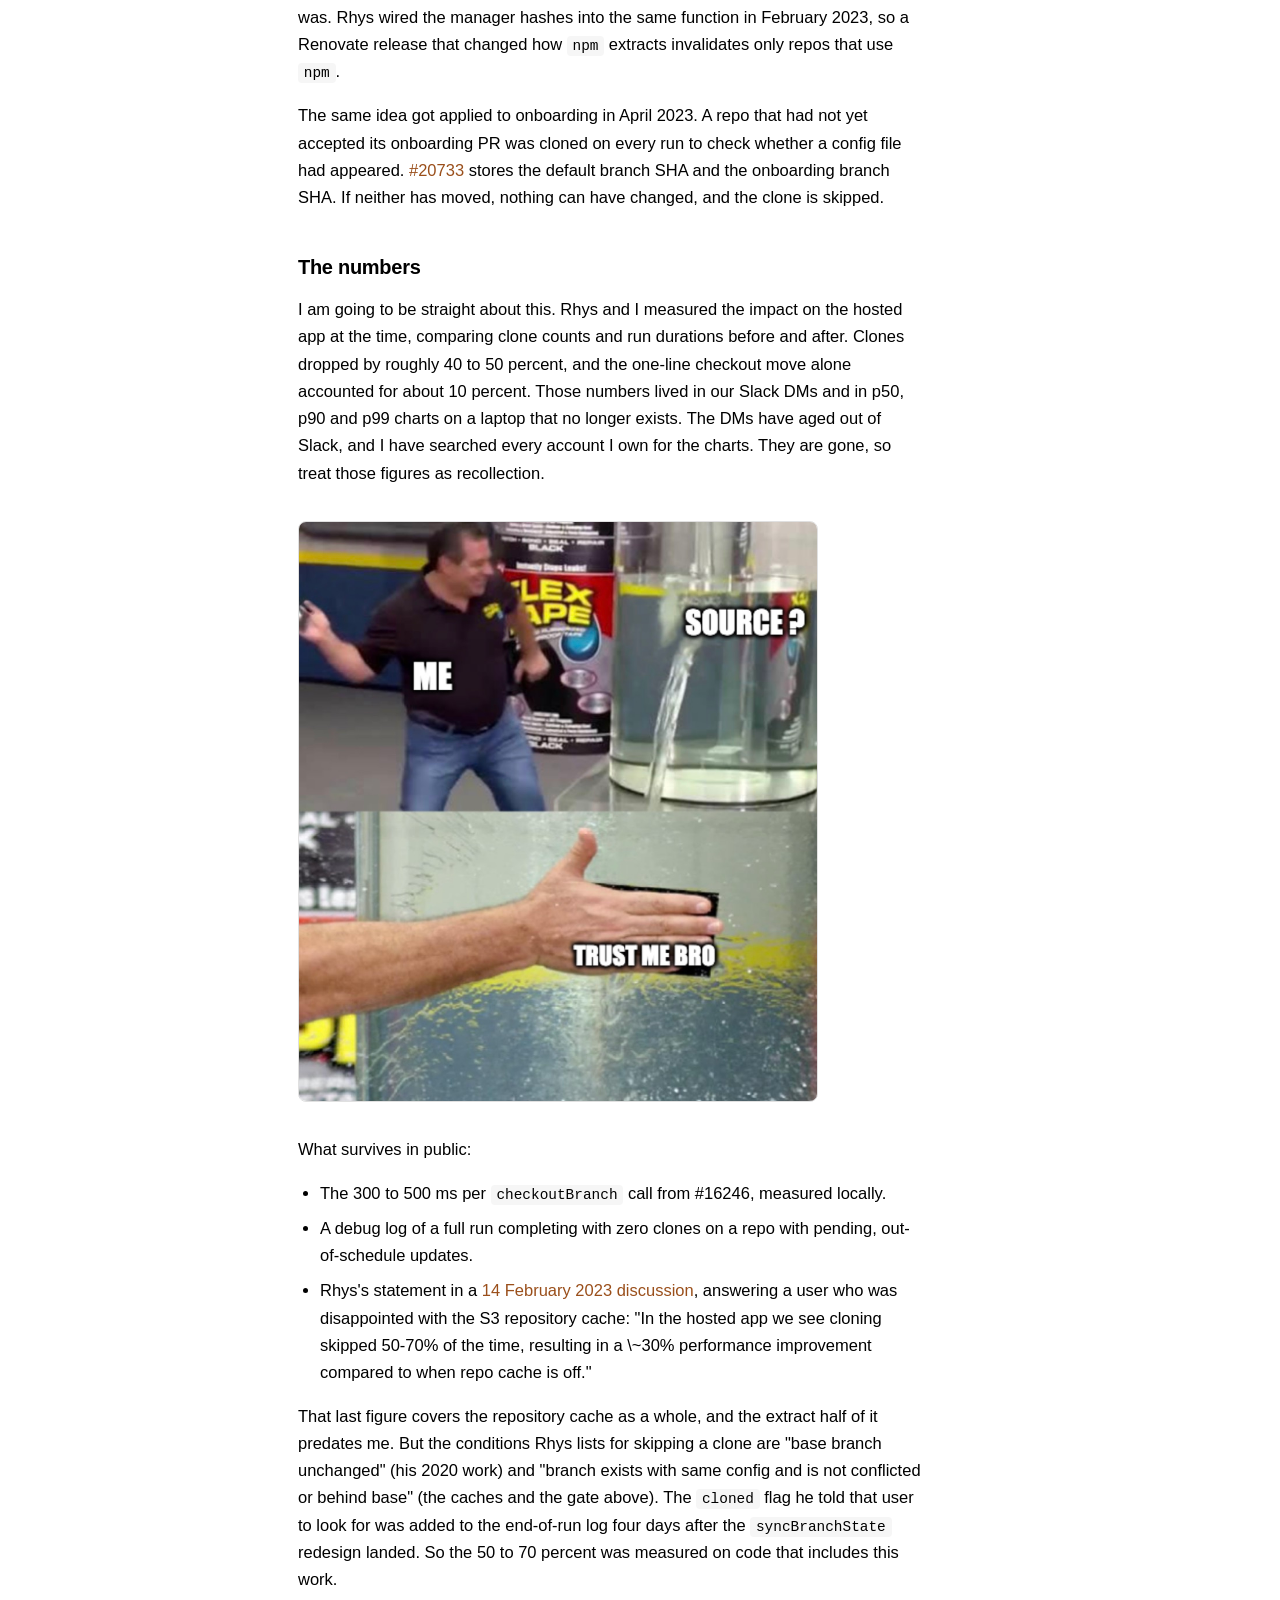
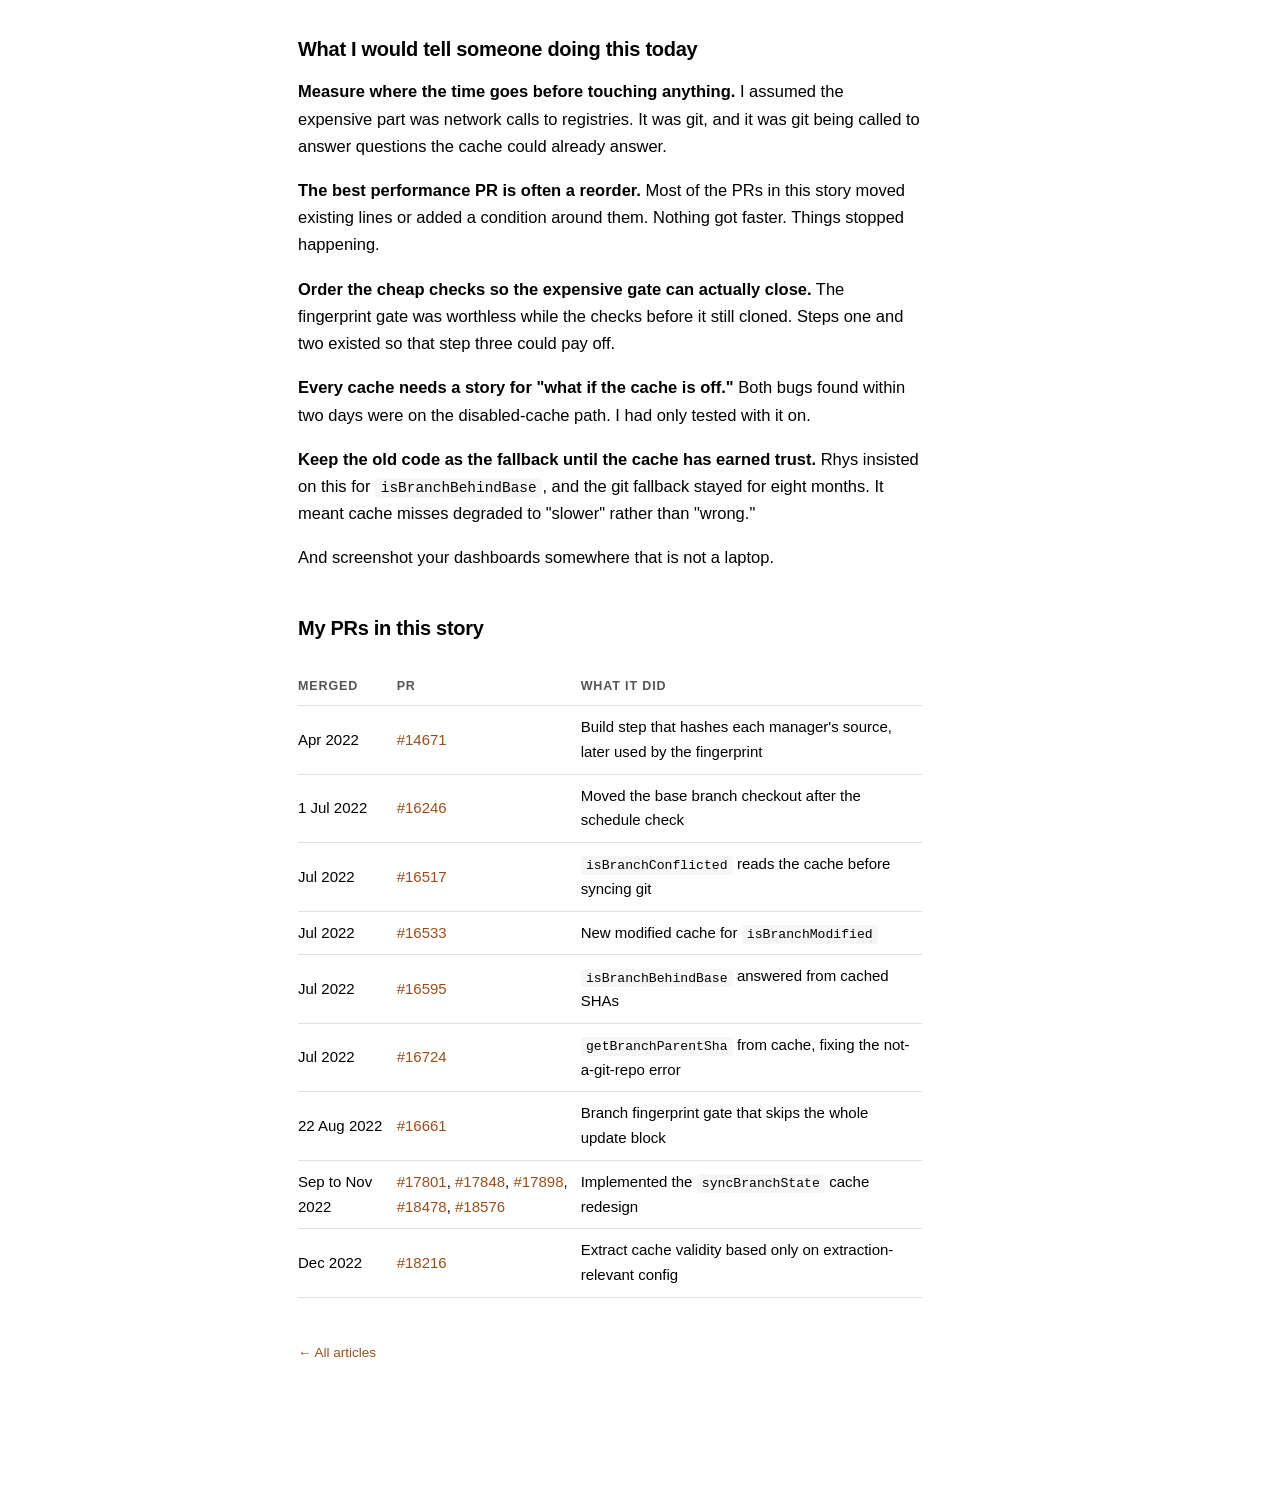
<file: articles/renovate-clone-reduction.html>
<!DOCTYPE html>
<html lang="en">
<head>
<meta charset="utf-8">
<meta name="viewport" content="width=device-width, initial-scale=1">
<title>The bot that cloned your repo to find out it had nothing to do | Rahul Gautam Singh</title>
<meta name="description" content="A case study in deleting work instead of speeding it up. Renovate, 2022 to 2023.">
<link rel="stylesheet" href="../style.css">
<link rel="icon" href="/favicon.svg" type="image/svg+xml">
<link rel="mask-icon" href="/favicon.svg" color="#9a4f1b">
</head>
<body>
<div class="layout">

  <aside class="sidebar">
    <div class="brand">
      <a href="../index.html">Rahul Gautam Singh</a>
      <small>Full-Stack AI Engineer</small>
    </div>
    <nav>
      <ul>
        <li><a href="../index.html">About me</a></li>
        <li><a href="../articles.html" aria-current="page">Articles</a></li>
        <li><a href="../recommendations.html">Recommendations</a></li>
      </ul>
    </nav>
    <footer>Delhi, India<br>Open to remote, worldwide</footer>
  </aside>

  <main>
    <article>
      <h1>The bot that cloned your repo to find out it had nothing to do</h1>

      <p class="meta">Published August 2022 · Updated 14 February 2023 · @Rahul Gautam Singh</p>

      <p><em>A case study in deleting work instead of speeding it up. Renovate, 2022 to 2023.</em></p>

      <p><strong>TL;DR.</strong> During my internship at Mend in May to July 2022, I shipped a series of small PRs that let Renovate decide from its cache alone that a repository had nothing to do, instead of cloning it to find out. When Rhys Arkins and I measured it on the hosted app at the time, clones dropped by roughly 40 to 50 percent. By early 2023, Rhys reported the hosted app skipping <code>git clone</code> on 50 to 70 percent of runs. Almost none of these changes made anything faster. They made things stop happening.</p>

      <p>My PRs are listed at the end if you want to skip straight to the code.</p>

      <h2>What Renovate does every run</h2>

      <p>Renovate is the dependency update bot. Point it at a repo and it opens PRs whenever a dependency has a new version. For each repo it runs a pipeline: read the config, extract dependencies, look up versions, then for every pending update decide whether a branch and PR need creating, updating, or leaving alone.</p>

      <p>The hosted app at Mend ran this loop across a very large number of repositories, many of them hourly. Most of those runs found nothing new. Same base commit as last time, same open PRs, same versions upstream. The correct amount of work for such a run is roughly zero.</p>

      <p>We were cloning the repo anyway. Worse, once we had cloned it we were regenerating lock files for branches that already had the right lock file.</p>

      <h2>Why the clone kept happening</h2>

      <p>Two pieces of infrastructure already existed when I started on this in May 2022, both designed by Rhys Arkins years earlier.</p>

      <p>The first is lazy git. Since July 2020, <code>initRepo</code> no longer cloned. Instead every function in <code>lib/util/git/index.ts</code> that needs a working tree begins with <code>await syncGit()</code>, which clones on first call and is a no-op afterwards. If nobody calls it, no clone.</p>

      <p>The second is the repository cache, added in June 2020. It persists between runs and stores, among other things, the base branch SHA and the last extract result. If the base branch has not moved, extraction is skipped and its cached result reused. For a repo with no open Renovate branches, this already avoided the clone.</p>

      <p>The trouble started the moment a repo had even one Renovate branch. Then three things forced git work on every run:</p>

      <ol>
        <li><strong>Every branch state check called git before it looked at anything else.</strong> <code>isBranchModified</code>, <code>isBranchStale</code> (now <code>isBranchBehindBase</code>) and <code>isBranchConflicted</code> all opened with <code>await syncGit()</code>. Asking &quot;has a human pushed to this branch?&quot; meant cloning the repo to find out.</li>
        <li><strong>Writing the cache itself needed git.</strong> At the end of each run, <code>setBranchCache</code> looped over every branch and called <code>getBranchParentSha</code> and <code>isBranchModified</code> to fill in the cache entry. Both went straight to git. So even a run that had otherwise done nothing would clone, purely so it could record that it had done nothing.</li>
        <li><strong>Every existing branch was rebuilt from scratch.</strong> <code>processBranch</code> checked out the base branch, re-applied the version bumps, regenerated lock files, ran post-upgrade commands, and only then discovered the result was byte-identical to what was already on the branch. Regenerating a lock file means installing the package manager and running it. For a Poetry or Go modules repo, that means installing the toolchain in a sidecar container and running <code>poetry update --lock</code> or <code>go get</code>, which is not a cheap way to learn that nothing changed.</li>
      </ol>

      <p>Cache present, cache populated, cache ignored until after the expensive part.</p>

      <figure class="meme">
        <img src="../images/gru-plan.jpg" alt="Gru&#x27;s four-panel plan. Build a repository cache so we never clone needlessly. Store every branch&#x27;s state in it. Clone the repo to write that state. Gru stares at the last card again." loading="lazy">
      </figure>

      <h2>Step one: a one line move</h2>

      <p>The first PR was tiny. <a href="https://github.com/renovatebot/renovate/pull/16246">#16246</a>, merged 1 July 2022, moved a single <code>await checkoutBranch(config.baseBranch)</code> in <code>processBranch</code> from the top of the function to after the schedule check. Net diff: two lines added, three removed.</p>

<pre><code>// before (simplified)
export async function processBranch(branchConfig) {
  await checkoutBranch(config.baseBranch);   // git, every branch, every run
  let branchExists = gitBranchExists(config.branchName);
  ...
  if (!isScheduledNow(config)) return { result: &#x27;not-scheduled&#x27; };

// after (simplified)
export async function processBranch(branchConfig) {
  let branchExists = gitBranchExists(config.branchName);
  ...
  if (!isScheduledNow(config)) return { result: &#x27;not-scheduled&#x27; };
  await checkoutBranch(config.baseBranch);   // only if we got this far</code></pre>

      <p>On my laptop <code>checkoutBranch</code> took 300 to 500 ms. Multiply that by the number of branches in a busy repo and it adds up. The interesting part, though, was what Rhys asked in review: could it move even later, and could I prove that a repo whose updates were all out of schedule now finished a run without cloning at all? I tested with <code>repositoryCache=enabled</code>, ran twice, and posted the debug log. No clone.</p>

      <p>That review comment reframed the whole project. The goal was never &quot;make the checkout faster.&quot; It was &quot;do not touch git unless the run has already decided it needs to.&quot;</p>

      <h2>Step two: check the cache, then sync</h2>

      <p>The next four PRs, all in July 2022, applied one pattern to every branch state function: look at the cache first, and call <code>syncGit()</code> only on a miss. <code>isBranchModified</code> shows it best, because it needed a cache that did not exist yet.</p>

      <p>The function checked an in-process map, but that map was empty at the start of every run, so the first call per branch always went to git. In <a href="https://github.com/renovatebot/renovate/pull/16533">#16533</a> I added <code>modified-cache.ts</code>, keyed on branch name plus the branch SHA, so a cached answer is trusted only if nobody has pushed to the branch since.</p>

<pre><code>export async function isBranchModified(branchName: string): Promise&lt;boolean&gt; {
  if (!branchExists(branchName)) return false;
  // First check local config
  if (config.branchIsModified[branchName] !== undefined) {
    return config.branchIsModified[branchName];
  }
  // Second check repoCache
  const isModified = getCachedModifiedResult(branchName, config.branchCommits[branchName]);
  if (isModified !== null) {
    return (config.branchIsModified[branchName] = isModified);
  }
  await syncGit();   // was line 1
  ...</code></pre>

      <p>The other three followed the same shape:</p>

      <table>
        <thead><tr><th>Function</th><th>What answers it from cache</th><th>PR</th></tr></thead>
        <tbody><tr><td><code>isBranchConflicted</code></td><td>Sergei Zharinov&#x27;s conflicts cache (Jan 2022), which was consulted only after <code>syncGit()</code>. I moved two lines below the cache check.</td><td><a href="https://github.com/renovatebot/renovate/pull/16517">#16517</a></td></tr><tr><td><code>isBranchBehindBase</code></td><td>The branch&#x27;s cached parent SHA compared with the current base SHA. Different SHAs means the base moved. The old git command stayed as a fallback.</td><td><a href="https://github.com/renovatebot/renovate/pull/16595">#16595</a></td></tr><tr><td><code>getBranchParentSha</code></td><td>The cached parent SHA if the branch SHA is unchanged, otherwise <code>git rev-parse &lt;sha&gt;^</code>.</td><td><a href="https://github.com/renovatebot/renovate/pull/16724">#16724</a></td></tr></tbody>
      </table>

      <p>Keeping the fallback in <code>isBranchBehindBase</code> was Rhys&#x27;s call: &quot;We know it works, and it&#x27;s best to do things in incremental steps.&quot; He replaced it with <code>git rev-list --count</code> in March 2023. The <code>getBranchParentSha</code> change also fixed a real bug. On out-of-schedule branches we never cloned, but the cache writer still called this function, which then failed with <code>fatal: not a git repository</code>. Reading from cache first made that error path disappear.</p>

      <p>Three of the four are still in <code>lib/util/git/index.ts</code>, in the same order: cache lookup, then <code>syncGit()</code>. <code>getBranchParentSha</code> is gone, for reasons covered in step four. With them in, a branch could get through &quot;is it modified, is it behind, is it conflicted&quot; without git. Then it hit the update block and cloned anyway.</p>

      <h2>Step three: the gate</h2>

      <p>This is the PR that mattered most. I built it during the internship and it took a month of review to land: <a href="https://github.com/renovatebot/renovate/pull/16661">#16661</a>, merged 22 August 2022.</p>

      <p>The question was this. Given an existing branch that is not modified, not behind base and not conflicted, how do we know the files on it are still what Renovate would produce today? The branch SHA tells us the branch has not changed. It does not tell us whether Renovate has changed. A new version of a manager might extract differently. The user might have added a package rule that changes the grouping. The resolved update set might be different.</p>

      <p>The answer was a fingerprint. Back in April (<a href="https://github.com/renovatebot/renovate/pull/14671">#14671</a>) I had added a build step that hashes every manager&#x27;s source and emits a map of manager name to hash. Now, for each branch, we hash the branch&#x27;s upgrade config together with the hashes of every manager involved, and store that alongside the branch in the cache. Next run, recompute and compare.</p>

      <p>If it matches, <code>processBranch</code> skips the whole update block:</p>

<pre><code>// lib/workers/repository/update/branch/index.ts, as merged in #16661
if (!(config.reuseExistingBranch &amp;&amp; config.skipBranchUpdate)) {
  await checkoutBranch(config.baseBranch);
  const res = await getUpdatedPackageFiles(config);
  ...
  const additionalFiles = await getAdditionalFiles(config, branchConfig.packageFiles);
  ...
  const postUpgradeCommandResults = await executePostUpgradeCommands(config);
  ...
}</code></pre>

      <p>Everything inside that block is the expensive part of Renovate: the checkout, rewriting package files, regenerating lock files with the real package manager, running post-upgrade commands. When the gate closes, none of it runs. And because the checks before it were now all cache-backed, the entire branch could be processed with zero git calls. That was the point of doing steps one and two first. Without them, the gate would have closed on a repo that had already been cloned.</p>

      <p>The review thread is worth reading if you want to see how caching decisions get made in a project that runs on other people&#x27;s repositories. Rhys made me enumerate every state: cache disabled, cache enabled with no branch and nothing created, no branch and something created, branch exists and nothing to do, branch exists and updated. He insisted the fingerprint be written only on runs where a commit actually happened, never speculatively. Michael Kriese asked why the hash was computed so late and whether the existing extract hash could be reused. It could not, because that hash was repo level and this one had to be per branch, but his question is why the two ended up sharing the <code>fingerprint</code> naming.</p>

      <p>One line from my own comments in that thread has aged well: &quot;Currently we clone in case of changes which are only related to PR too, would try to prevent cloning in such cases in future.&quot; That became the PR body fingerprint in February 2023.</p>

      <p>The gate is still in main, now spelled <code>config.cacheFingerprintMatch === &#x27;matched&#x27;</code>.</p>

      <figure class="meme">
        <img src="../images/branch-cache-stops-checkout.jpg" alt="The &quot;bro, not cool&quot; meme. Renovate turns to chase git checkout walking past, and the branch cache puts a hand on his chest to stop him." loading="lazy">
      </figure>

      <h2>Step four: everything that broke</h2>

      <p>Cache invalidation being one of the two hard problems, this section was inevitable.</p>

      <p>Within 48 hours of #16724, Gabriel Ladzaretti found and fixed two bugs (<a href="https://github.com/renovatebot/renovate/pull/16752">#16752</a>, <a href="https://github.com/renovatebot/renovate/pull/16762">#16762</a>). Both had the same shape: my new caches assumed the repository cache was enabled. When it was disabled, <code>isBranchModified</code> still wrote a partial branch entry, so <code>getCachedBehindBaseResult</code> found an entry with no <code>parentSha</code>, compared <code>undefined</code> to a real SHA, and returned &quot;behind&quot; for every branch. Renovate started rebasing things that did not need rebasing.</p>

      <p>On the day the gate merged, Rhys filed <a href="https://github.com/renovatebot/renovate/issues/17333">&quot;Cached stale status is incorrect&quot;</a> against the Renovate repo itself: a branch that was up to date with main was being reported as stale, rebased, and cloned for nothing. Nine days later a user reported <a href="https://github.com/renovatebot/renovate/issues/17528">Renovate stuck in a loop overwriting a CI bot&#x27;s commits</a>. The root cause in both was that the caches were being updated in the wrong places relative to when commits actually happened. Rhys wrote up a cleaner design in <a href="https://github.com/renovatebot/renovate/issues/17663">#17663</a>: one <code>syncBranchState</code> call at the start of branch processing that invalidates fields based on which SHAs changed, and simple setters afterwards that trust the sync already happened.</p>

      <p>I implemented that design across September to November 2022 (<a href="https://github.com/renovatebot/renovate/pull/17801">#17801</a>, <a href="https://github.com/renovatebot/renovate/pull/17848">#17848</a>, <a href="https://github.com/renovatebot/renovate/pull/17898">#17898</a>, <a href="https://github.com/renovatebot/renovate/pull/18478">#18478</a>, <a href="https://github.com/renovatebot/renovate/pull/18576">#18576</a>). Along the way <code>parentSha</code> went away entirely in favour of a <code>pristine</code> boolean, which Rhys suggested and which is much easier to reason about.</p>

      <p>Two smaller fixes made the gate close more often. Because the fingerprint was only written on a commit, branches created before the gate existed never got one, so <a href="https://github.com/renovatebot/renovate/pull/17393">#17393</a> writes it for existing branches too. And <a href="https://github.com/renovatebot/renovate/pull/18378">#18378</a> narrowed what gets hashed to the upgrade fields, because hashing the whole branch config meant it changed on every trivial edit, such as a label or a schedule, and the gate never closed.</p>

      <p>One more humbling moment. In late October I moved the cache files into <code>util/cache</code>, a pure refactor. Rhys reverted it two days later after seeing efficiency drop in the hosted app. Michael Kriese said it was strange that a file move could change behaviour, and I still think he was right, but that is how carefully clone counts were being watched by then.</p>

      <h2>Step five: the extract cache</h2>

      <p>The extract cache had the opposite problem from the branches: it was too eager to throw itself away. Its validity check was the base branch SHA plus a hash of the entire Renovate config, over 200 fields. Add a label to your PR config, change a schedule, tweak anything, and the cached extract was gone and the repo was cloned to redo it.</p>

      <p>In December 2022 (<a href="https://github.com/renovatebot/renovate/pull/18216">#18216</a>) I pulled the check out into <code>isCacheExtractValid()</code> and replaced the full-config hash with <code>extract-fingerprint-config.ts</code>, which hashes only the fields that affect extraction: enabled managers, custom manager definitions, npmrc settings, and per-manager config. The SHA check stayed as it was. Rhys wired the manager hashes into the same function in February 2023, so a Renovate release that changed how <code>npm</code> extracts invalidates only repos that use <code>npm</code>.</p>

      <p>The same idea got applied to onboarding in April 2023. A repo that had not yet accepted its onboarding PR was cloned on every run to check whether a config file had appeared. <a href="https://github.com/renovatebot/renovate/pull/20733">#20733</a> stores the default branch SHA and the onboarding branch SHA. If neither has moved, nothing can have changed, and the clone is skipped.</p>

      <h2>The numbers</h2>

      <p>I am going to be straight about this. Rhys and I measured the impact on the hosted app at the time, comparing clone counts and run durations before and after. Clones dropped by roughly 40 to 50 percent, and the one-line checkout move alone accounted for about 10 percent. Those numbers lived in our Slack DMs and in p50, p90 and p99 charts on a laptop that no longer exists. The DMs have aged out of Slack, and I have searched every account I own for the charts. They are gone, so treat those figures as recollection.</p>

      <figure class="meme">
        <img src="../images/flex-tape-trust-me-bro.jpg" alt="Flex Tape meme. A tank labelled &quot;Source?&quot; springs a leak, and I slap a patch labelled &quot;Trust me bro&quot; over it." loading="lazy">
      </figure>

      <p>What survives in public:</p>

      <ul>
        <li>The 300 to 500 ms per <code>checkoutBranch</code> call from #16246, measured locally.</li>
        <li>A debug log of a full run completing with zero clones on a repo with pending, out-of-schedule updates.</li>
        <li>Rhys&#x27;s statement in a <a href="https://github.com/renovatebot/renovate/discussions/20395#discussioncomment-4970095">14 February 2023 discussion</a>, answering a user who was disappointed with the S3 repository cache: &quot;In the hosted app we see cloning skipped 50-70% of the time, resulting in a \~30% performance improvement compared to when repo cache is off.&quot;</li>
      </ul>

      <p>That last figure covers the repository cache as a whole, and the extract half of it predates me. But the conditions Rhys lists for skipping a clone are &quot;base branch unchanged&quot; (his 2020 work) and &quot;branch exists with same config and is not conflicted or behind base&quot; (the caches and the gate above). The <code>cloned</code> flag he told that user to look for was added to the end-of-run log four days after the <code>syncBranchState</code> redesign landed. So the 50 to 70 percent was measured on code that includes this work.</p>

      <h2>What I would tell someone doing this today</h2>

      <p><strong>Measure where the time goes before touching anything.</strong> I assumed the expensive part was network calls to registries. It was git, and it was git being called to answer questions the cache could already answer.</p>

      <p><strong>The best performance PR is often a reorder.</strong> Most of the PRs in this story moved existing lines or added a condition around them. Nothing got faster. Things stopped happening.</p>

      <p><strong>Order the cheap checks so the expensive gate can actually close.</strong> The fingerprint gate was worthless while the checks before it still cloned. Steps one and two existed so that step three could pay off.</p>

      <p><strong>Every cache needs a story for &quot;what if the cache is off.&quot;</strong> Both bugs found within two days were on the disabled-cache path. I had only tested with it on.</p>

      <p><strong>Keep the old code as the fallback until the cache has earned trust.</strong> Rhys insisted on this for <code>isBranchBehindBase</code>, and the git fallback stayed for eight months. It meant cache misses degraded to &quot;slower&quot; rather than &quot;wrong.&quot;</p>

      <p>And screenshot your dashboards somewhere that is not a laptop.</p>

      <h2>My PRs in this story</h2>

      <table>
        <thead><tr><th>Merged</th><th>PR</th><th>What it did</th></tr></thead>
        <tbody><tr><td>Apr 2022</td><td><a href="https://github.com/renovatebot/renovate/pull/14671">#14671</a></td><td>Build step that hashes each manager&#x27;s source, later used by the fingerprint</td></tr><tr><td>1 Jul 2022</td><td><a href="https://github.com/renovatebot/renovate/pull/16246">#16246</a></td><td>Moved the base branch checkout after the schedule check</td></tr><tr><td>Jul 2022</td><td><a href="https://github.com/renovatebot/renovate/pull/16517">#16517</a></td><td><code>isBranchConflicted</code> reads the cache before syncing git</td></tr><tr><td>Jul 2022</td><td><a href="https://github.com/renovatebot/renovate/pull/16533">#16533</a></td><td>New modified cache for <code>isBranchModified</code></td></tr><tr><td>Jul 2022</td><td><a href="https://github.com/renovatebot/renovate/pull/16595">#16595</a></td><td><code>isBranchBehindBase</code> answered from cached SHAs</td></tr><tr><td>Jul 2022</td><td><a href="https://github.com/renovatebot/renovate/pull/16724">#16724</a></td><td><code>getBranchParentSha</code> from cache, fixing the not-a-git-repo error</td></tr><tr><td>22 Aug 2022</td><td><a href="https://github.com/renovatebot/renovate/pull/16661">#16661</a></td><td>Branch fingerprint gate that skips the whole update block</td></tr><tr><td>Sep to Nov 2022</td><td><a href="https://github.com/renovatebot/renovate/pull/17801">#17801</a>, <a href="https://github.com/renovatebot/renovate/pull/17848">#17848</a>, <a href="https://github.com/renovatebot/renovate/pull/17898">#17898</a>, <a href="https://github.com/renovatebot/renovate/pull/18478">#18478</a>, <a href="https://github.com/renovatebot/renovate/pull/18576">#18576</a></td><td>Implemented the <code>syncBranchState</code> cache redesign</td></tr><tr><td>Dec 2022</td><td><a href="https://github.com/renovatebot/renovate/pull/18216">#18216</a></td><td>Extract cache validity based only on extraction-relevant config</td></tr></tbody>
      </table>
      <p class="meta" style="margin-top:44px">
        <a href="../articles.html">&larr; All articles</a>
      </p>
    </article>
  </main>

</div>
</body>
</html>
</file>
<file: style.css>
:root {
  --bg: #ffffff;
  --fg: #000000;
  --muted: #555555;
  --faint: #808080;
  --line: #e0e0e0;
  --accent: #9a4f1b;
  --code-bg: #f6f6f6;
  --sidebar-bg: #fafafa;
  --measure: 68ch;
}

* { box-sizing: border-box; }

html { -webkit-text-size-adjust: 100%; }

body {
  margin: 0;
  background: var(--bg);
  color: var(--fg);
  font: 16.5px/1.65 ui-sans-serif, -apple-system, BlinkMacSystemFont, "Segoe UI",
        Inter, Roboto, Helvetica, Arial, sans-serif;
  font-feature-settings: "kern" 1;
  -webkit-font-smoothing: antialiased;
}

a { color: var(--accent); text-decoration: none; }
a:hover { text-decoration: underline; text-underline-offset: 2px; }

/* ---------- layout ---------- */

.layout { display: flex; min-height: 100vh; }

.sidebar {
  width: 250px;
  flex: none;
  padding: 44px 28px;
  border-right: 1px solid var(--line);
  background: var(--sidebar-bg);
  position: sticky;
  top: 0;
  height: 100vh;
  display: flex;
  flex-direction: column;
  gap: 30px;
}

.brand { font-size: 16px; font-weight: 650; letter-spacing: -0.01em; line-height: 1.35; }
.brand a { color: var(--fg); }
.brand small {
  display: block;
  font-size: 12.5px;
  font-weight: 400;
  color: var(--muted);
  letter-spacing: 0.01em;
  margin-top: 4px;
}

nav ul { list-style: none; margin: 0; padding: 0; display: flex; flex-direction: column; gap: 2px; }
nav a {
  display: block;
  padding: 7px 10px;
  margin-left: -10px;
  border-radius: 6px;
  color: var(--muted);
  font-size: 15px;
}
nav a:hover { background: var(--line); color: var(--fg); text-decoration: none; }
nav a[aria-current="page"] { color: var(--fg); font-weight: 600; background: var(--line); }

.sidebar footer {
  margin-top: auto;
  font-size: 12.5px;
  color: var(--faint);
  line-height: 1.5;
}

main {
  flex: 1;
  min-width: 0;
  padding: 64px 48px 96px;
}

.wrap { max-width: var(--measure); }

/* ---------- typography ---------- */

h1 {
  font-size: 33px;
  line-height: 1.2;
  letter-spacing: -0.022em;
  margin: 0 0 10px;
  font-weight: 680;
}

h2 {
  font-size: 13px;
  text-transform: uppercase;
  letter-spacing: 0.12em;
  color: var(--muted);
  font-weight: 640;
  margin: 46px 0 16px;
  padding-bottom: 7px;
  border-bottom: 1px solid var(--line);
}

h3 { font-size: 18.5px; margin: 32px 0 8px; letter-spacing: -0.012em; font-weight: 640; }

p { margin: 0 0 17px; }

.lede { font-size: 18.5px; color: var(--muted); margin-bottom: 8px; }

/* ---------- about ---------- */

.cursor {
  display: inline-block;
  width: 9px;
  height: 1.05em;
  background: var(--accent);
  vertical-align: -0.16em;
  margin-left: 3px;
  animation: blink 1.1s step-end infinite;
}
@keyframes blink { 0%, 100% { opacity: 1; } 50% { opacity: 0; } }

@media (prefers-reduced-motion: reduce) {
  .cursor { animation: none; }
}

.role {
  display: inline-block;
  font-size: 13px;
  color: var(--muted);
  border: 1px solid var(--line);
  border-radius: 999px;
  padding: 3px 12px;
  margin-bottom: 26px;
}

.links { list-style: none; padding: 0; margin: 0; }
.links li { border-bottom: 1px solid var(--line); }
.links li:first-child { border-top: 1px solid var(--line); }
.links a {
  display: flex;
  justify-content: space-between;
  align-items: baseline;
  gap: 16px;
  padding: 13px 2px;
  color: var(--fg);
}
.links a:hover { text-decoration: none; color: var(--accent); }
.links .what { font-weight: 520; }
.links .where { font-size: 13.5px; color: var(--faint); font-variant-numeric: tabular-nums; }
.links a:hover .where { color: var(--accent); }

/* ---------- resume ---------- */

.contactline { font-size: 14.5px; color: var(--muted); margin-bottom: 4px; }
.contactline a { color: var(--muted); }
.contactline a:hover { color: var(--accent); }

.job { margin-bottom: 30px; }
.job-head { display: flex; justify-content: space-between; align-items: baseline; gap: 18px; flex-wrap: wrap; }
.job-head strong { font-size: 16.5px; font-weight: 650; }
.job-head .when { font-size: 13.5px; color: var(--faint); white-space: nowrap; font-variant-numeric: tabular-nums; }
.job .where { font-size: 13.5px; color: var(--muted); font-style: italic; margin-bottom: 9px; }
.job ul { margin: 0; padding-left: 20px; }
.job li { margin-bottom: 7px; }

.skills { display: grid; grid-template-columns: max-content 1fr; gap: 9px 22px; font-size: 15px; }
.skills dt { color: var(--muted); font-weight: 560; }
.skills dd { margin: 0; }

.plain { margin: 0; padding-left: 20px; }
.plain li { margin-bottom: 7px; }

/* ---------- articles ---------- */

.post-list { list-style: none; padding: 0; margin: 0; }
.post-list li { padding: 20px 0; border-bottom: 1px solid var(--line); }
.post-list li:first-child { border-top: 1px solid var(--line); }
.post-list h3 { margin: 0 0 5px; }
.post-list h3 a { color: var(--fg); }
.post-list h3 a:hover { color: var(--accent); text-decoration: none; }
.post-list .meta { font-size: 13px; color: var(--faint); }
.post-list p { margin: 7px 0 0; color: var(--muted); font-size: 15.5px; }

article { max-width: var(--measure); }
article .meta { font-size: 13.5px; color: var(--faint); margin-bottom: 30px; }
article h2 { border-bottom: 0; font-size: 20px; text-transform: none; letter-spacing: -0.014em; color: var(--fg); margin: 40px 0 12px; padding: 0; }
article ul, article ol { padding-left: 22px; }
article li { margin-bottom: 8px; }

blockquote {
  margin: 24px 0;
  padding: 2px 0 2px 20px;
  border-left: 2px solid var(--accent);
  color: var(--muted);
}

code {
  font: 0.875em/1.5 ui-monospace, SFMono-Regular, "SF Mono", Menlo, Consolas, monospace;
  background: var(--code-bg);
  padding: 0.14em 0.4em;
  border-radius: 4px;
}

pre {
  background: var(--code-bg);
  border: 1px solid var(--line);
  border-radius: 8px;
  padding: 16px 18px;
  overflow-x: auto;
  margin: 22px 0;
}
pre code { background: none; padding: 0; font-size: 13.5px; line-height: 1.6; }

table { width: 100%; border-collapse: collapse; margin: 22px 0; font-size: 15px; }
th, td { text-align: left; padding: 9px 12px 9px 0; border-bottom: 1px solid var(--line); }
th { font-size: 12.5px; text-transform: uppercase; letter-spacing: 0.07em; color: var(--muted); font-weight: 620; }
td.num, th.num { text-align: right; font-variant-numeric: tabular-nums; padding-right: 0; }

.callout {
  border: 1px solid var(--accent);
  border-radius: 8px;
  padding: 15px 18px;
  margin: 26px 0;
  font-size: 14.5px;
  color: var(--muted);
}
.callout strong { color: var(--accent); }

/* ---------- mobile ---------- */

@media (max-width: 760px) {
  .layout { flex-direction: column; }
  .sidebar {
    width: auto;
    position: static;
    height: auto;
    padding: 24px 16px;
    border-right: 0;
    border-bottom: 1px solid var(--line);
    gap: 18px;
  }
  nav ul { flex-direction: row; flex-wrap: wrap; gap: 4px; }
  nav a { margin-left: 0; padding: 6px 11px; }
  .sidebar footer { display: none; }
  main { padding: 34px 16px 64px; }
  h1 { font-size: 27px; }
  .job-head .when { font-size: 12.5px; }
  .skills { grid-template-columns: 1fr; gap: 2px 0; }
  .skills dd { margin-bottom: 10px; }
}

/* ---------- figures ---------- */

figure { margin: 34px 0; }
figure svg { display: block; width: 100%; height: auto; }
figcaption {
  font-size: 13px;
  color: var(--faint);
  margin-top: 10px;
  line-height: 1.5;
}
.fig-box { fill: var(--code-bg); stroke: var(--line); stroke-width: 1.5; }
.fig-box-accent { fill: none; stroke: var(--accent); stroke-width: 1.5; }
.fig-line { stroke: var(--line); stroke-width: 1.5; fill: none; }
.fig-line-accent { stroke: var(--accent); stroke-width: 1.5; fill: none; }
.fig-t { fill: var(--fg); font: 500 13px ui-sans-serif, -apple-system, system-ui, sans-serif; }
.fig-t-sm { fill: var(--muted); font: 400 11.5px ui-sans-serif, -apple-system, system-ui, sans-serif; }
.fig-t-mono { fill: var(--fg); font: 12px ui-monospace, SFMono-Regular, Menlo, monospace; }
.fig-t-mono-mut { fill: var(--faint); font: 12px ui-monospace, SFMono-Regular, Menlo, monospace; }
.fig-t-accent { fill: var(--accent); font: 600 13px ui-sans-serif, -apple-system, system-ui, sans-serif; }
.fig-t-big { fill: var(--fg); font: 650 19px ui-sans-serif, -apple-system, system-ui, sans-serif; }
.fig-arrow { fill: var(--line); }
.fig-arrow-accent { fill: var(--accent); }
.fig-dim { opacity: 0.42; }

figure img { display: block; width: 100%; height: auto; border: 1px solid var(--line); border-radius: 8px; }
figure.meme { max-width: 520px; }

/* ---------- client feedback ---------- */

.proof {
  font-size: 13.5px;
  color: var(--muted);
  margin: -4px 0 20px;
  display: flex;
  flex-wrap: wrap;
  gap: 6px 14px;
}
.proof span { white-space: nowrap; }
.proof b { color: var(--fg); font-weight: 600; }

.quotes { list-style: none; padding: 0; margin: 0; }
.quotes li { padding: 16px 0; border-bottom: 1px solid var(--line); }
.quotes li:first-child { border-top: 1px solid var(--line); }
.quotes blockquote {
  margin: 0 0 8px;
  padding: 0 0 0 16px;
  border-left: 2px solid var(--accent);
  font-size: 16px;
  color: var(--fg);
}
.quotes .who { font-size: 13.5px; color: var(--faint); padding-left: 18px; }
.quotes .who b { color: var(--muted); font-weight: 600; }

/* ---------- letter ---------- */

.letter { margin: 0 0 8px; }
.letter blockquote {
  margin: 0 0 14px;
  padding: 0 0 0 18px;
  border-left: 2px solid var(--accent);
  font-size: 16.5px;
  line-height: 1.6;
}
.letter blockquote:last-of-type { margin-bottom: 10px; }
.letter .who { font-size: 14px; color: var(--muted); padding-left: 20px; }
.letter .who b { color: var(--fg); font-weight: 600; }
.letter .who span { color: var(--faint); }
</file>
